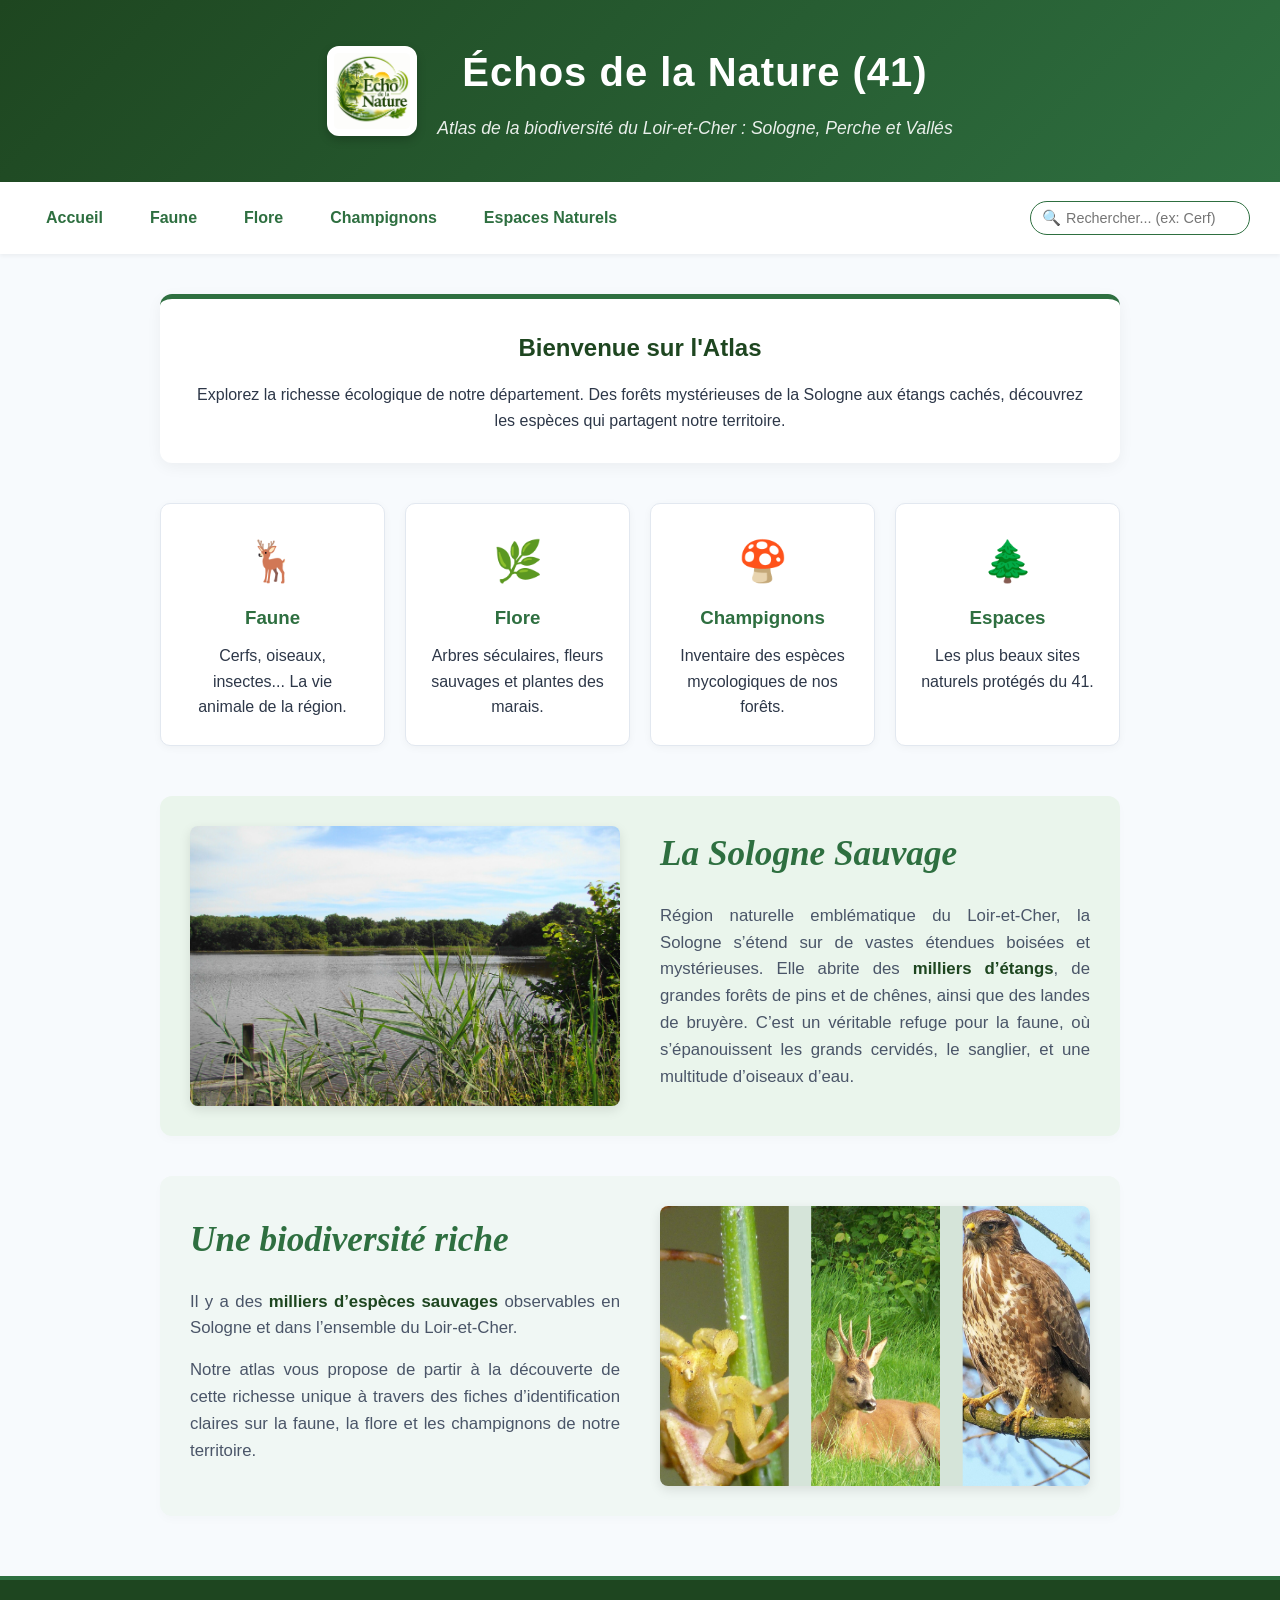
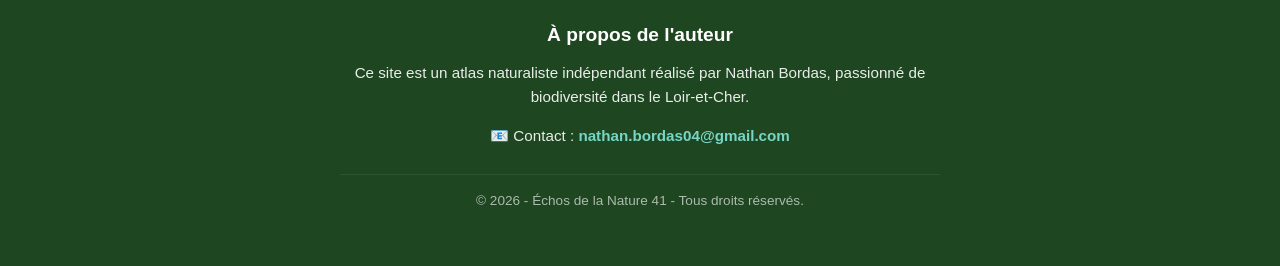
<file: index.html>
<!DOCTYPE html>
<html lang="fr">
<head>
    <meta charset="UTF-8">
    <meta name="viewport" content="width=device-width, initial-scale=1.0">
    <title>Échos de la Nature - Loir-et-Cher</title>
    <link rel="icon" type="image/png" href="images/logo.png">
    <link rel="stylesheet" href="style.css?v=4">
    <style>
        main { max-width: 1000px; margin: 40px auto; padding: 0 20px; }
        
        .welcome-card { background: white; padding: 30px; border-radius: 12px; box-shadow: 0 4px 15px rgba(0,0,0,0.05); text-align: center; border-top: 5px solid #2e6f40; margin-bottom: 40px; }
        .welcome-card h2 { color: #1e4620; margin-bottom: 15px; }
        
        .grid { display: grid; grid-template-columns: repeat(auto-fit, minmax(220px, 1fr)); gap: 20px; margin-bottom: 50px; }
        .card { background: white; padding: 25px; border-radius: 10px; box-shadow: 0 2px 8px rgba(0,0,0,0.04); text-align: center; border: 1px solid #e2e8f0; transition: transform 0.2s; cursor: pointer; }
        .card:hover { transform: translateY(-5px); }
        .card .icon { font-size: 2.5rem; margin-bottom: 10px; display: block; }
        .card h3 { color: #2e6f40; margin-bottom: 10px; }

        /* Sections de contenu */
        .info-section { display: flex; align-items: center; gap: 40px; background: #eaf5ec; padding: 30px; border-radius: 12px; margin-bottom: 40px; box-shadow: 0 4px 10px rgba(0,0,0,0.02); }
        .info-section.reverse { flex-direction: row-reverse; background: #f0f7f4; }
        .info-content { flex: 1; }
        .info-content h2 { font-family: 'Georgia', serif; font-size: 2.2rem; color: #2e6f40; margin-bottom: 20px; font-style: italic; }
        .info-content p { color: #4a5568; font-size: 1.05rem; margin-bottom: 15px; text-align: justify; }
        .info-content strong { color: #1e4620; }
        .info-image { flex: 1; min-width: 300px; height: 280px; border-radius: 8px; overflow: hidden; box-shadow: 0 4px 12px rgba(0,0,0,0.1); }
        .info-image img { width: 100%; height: 100%; object-fit: cover; }

        @media (max-width: 768px) {
            .info-section, .info-section.reverse { flex-direction: column; text-align: center; }
            .info-image { width: 100%; min-width: 100%; height: 200px; }
        }
        
        /* Nouveau pied de page stylisé */
        footer { background-color: #1e4620; color: #f7fafd; padding: 40px 20px; text-align: center; margin-top: 60px; font-size: 0.95rem; border-top: 4px solid #2e6f40; }
        footer h4 { color: #ffffff; font-size: 1.2rem; margin-bottom: 10px; font-weight: 600; }
        footer p { max-width: 600px; margin: 0 auto 15px auto; opacity: 0.9; }
        footer a { color: #81e6d9; text-decoration: none; font-weight: bold; transition: color 0.2s; }
        footer a:hover { color: #ffffff; text-decoration: underline; }
        footer .copyright { margin-top: 25px; padding-top: 15px; border-top: 1px solid rgba(255,255,255,0.1); font-size: 0.85rem; opacity: 0.7; }
    </style>
    <meta name="google-site-verification" content="uM_-0lFghH1rLzpzZpRRLNlTKTbtXMKYpi3dIvJr6ZA" />
</head>
<body>

     <header>
        <div class="header-content">
            <img src="images/logo.png" alt="Logo Échos de la Nature 41" class="site-logo">
            <div>
                <h1>Échos de la Nature (41)</h1>
                <p>Atlas de la biodiversité du Loir-et-Cher : Sologne, Perche et Vallés</p>
            </div>
        </div>
    </header>

    <nav>
        <a href="index.html">Accueil</a>
        <a href="faune.html">Faune</a>
        <a href="flore.html">Flore</a>
        <a href="champignons.html">Champignons</a>
        <a href="espaces-naturels.html">Espaces Naturels</a>

   <!-- Barre de recherche interactive -->
        <div style="position: relative; margin-left: auto; display: flex; align-items: center;">
            <input type="text" id="search-input" placeholder="Rechercher... (ex: Cerf)" autocomplete="off" style="padding: 8px 15px 8px 35px; border-radius: 20px; border: 1px solid #2e6f40; outline: none; width: 220px; font-size: 0.9rem; transition: all 0.3s;">
            <span style="position: absolute; left: 12px; color: #2e6f40; font-size: 0.95rem;">🔍</span>
            
            <!-- Liste des résultats instantanés -->
            <div id="search-results" style="display: none; position: absolute; top: 42px; right: 0; width: 280px; background: white; border: 1px solid #cbd5e0; border-radius: 10px; box-shadow: 0 4px 15px rgba(0,0,0,0.15); z-index: 2000; overflow: hidden; text-align: left;"></div>
        </div>
    </nav>

    <main>
        <div class="welcome-card">
            <h2>Bienvenue sur l'Atlas</h2>
            <p>Explorez la richesse écologique de notre département. Des forêts mystérieuses de la Sologne aux étangs cachés, découvrez les espèces qui partagent notre territoire.</p>
        </div>
        
        <div class="grid">
            <div class="card" onclick="window.location.href='faune.html';" style="cursor: pointer;">
                <span class="icon">🦌</span>
                <h3>Faune</h3>
                <p>Cerfs, oiseaux, insectes... La vie animale de la région.</p>
            </div>
            <div class="card" onclick="window.location.href='flore.html';" style="cursor: pointer;">
                <span class="icon">🌿</span>
                <h3>Flore</h3>
                <p>Arbres séculaires, fleurs sauvages et plantes des marais.</p>
            </div>
            <div class="card" onclick="window.location.href='champignons.html';" style="cursor: pointer;">
                <span class="icon">🍄</span>
                <h3>Champignons</h3>
                <p>Inventaire des espèces mycologiques de nos forêts.</p>
            </div>
            <div class="card" onclick="window.location.href='espaces-naturels.html';" style="cursor: pointer;">
                <span class="icon">🌲</span>
                <h3>Espaces</h3>
                <p>Les plus beaux sites naturels protégés du 41.</p>
            </div>
        </div>

        <!-- Section 1 : La Sologne Sauvage -->
        <section class="info-section">
            <div class="info-image">
                <img src="images/etang.jpg" alt="La Sologne Sauvage - Étang">
            </div>
            <div class="info-content">
                <h2>La Sologne Sauvage</h2>
                <p>Région naturelle emblématique du Loir-et-Cher, la Sologne s’étend sur de vastes étendues boisées et mystérieuses. Elle abrite des <strong>milliers d’étangs</strong>, de grandes forêts de pins et de chênes, ainsi que des landes de bruyère. C’est un véritable refuge pour la faune, où s’épanouissent les grands cervidés, le sanglier, et une multitude d’oiseaux d’eau.</p>
            </div>
        </section>

        <!-- Section 2 : Une biodiversité riche -->
        <section class="info-section reverse">
            <div class="info-image">
                <img src="images/image_2026-10-01_023006787.png" alt="Animaux en Sologne">
            </div>
            <div class="info-content">
                <h2>Une biodiversité riche</h2>
                <p>Il y a des <strong>milliers d’espèces sauvages</strong> observables en Sologne et dans l’ensemble du Loir-et-Cher.</p>
                <p>Notre atlas vous propose de partir à la découverte de cette richesse unique à travers des fiches d’identification claires sur la faune, la flore et les champignons de notre territoire.</p>
            </div>
        </section>

    </main>

    <footer>
        <h4>À propos de l'auteur</h4>
        <p>Ce site est un atlas naturaliste indépendant réalisé par Nathan Bordas, passionné de biodiversité dans le Loir-et-Cher.</p>
        <p>📧 Contact : <a href="mailto:nathan.bordas04@gmail.com">nathan.bordas04@gmail.com</a></p>
        <div class="copyright">
            <p>&copy; 2026 - Échos de la Nature 41 - Tous droits réservés.</p>
        </div>
    </footer>

     <!-- Moteur de recherche de l'Atlas -->
    <script>
        // Liste des pages et espèces de ton site (tu pourras en ajouter ici au fur et à mesure !)
        const atlasIndex = [
            { title: "Cerf élaphe (Cervus elaphus)", category: "🦌 Mammifères", url: "cerf-elaphe.html", keywords: "cerf biche faon brame sologne mammifere" },
            { title: "Faune du Loir-et-Cher", category: "Rubrique", url: "faune.html", keywords: "animaux faune mammiferes oiseaux insectes amphibiens reptiles poissons araignees" },
            { title: "Flore du Loir-et-Cher", category: "Rubrique", url: "flore.html", keywords: "plantes fleurs arbres bruyere fougeres mousses" },
            { title: "Champignons", category: "Rubrique", url: "champignons.html", keywords: "champignons cepes bolets amanites girolles russules" }
        ];

        const searchInput = document.getElementById('search-input');
        const searchResults = document.getElementById('search-results');

        searchInput.addEventListener('input', function() {
            const query = this.value.toLowerCase().trim();
            searchResults.innerHTML = '';

            if (query.length < 2) {
                searchResults.style.display = 'none';
                return;
            }

            const matches = atlasIndex.filter(item => 
                item.title.toLowerCase().includes(query) || 
                item.keywords.toLowerCase().includes(query)
            );

            if (matches.length > 0) {
                matches.forEach(item => {
                    const link = document.createElement('a');
                    link.href = item.url;
                    link.style.display = 'block';
                    link.style.padding = '12px 15px';
                    link.style.textDecoration = 'none';
                    link.style.color = '#2d3748';
                    link.style.borderBottom = '1px solid #edf2f7';
                    link.innerHTML = `<strong style="color: #1e4620; display: block;">${item.title}</strong><span style="font-size: 0.8rem; color: #718096;">${item.category}</span>`;
                    
                    link.onmouseover = () => link.style.backgroundColor = '#eaf5ec';
                    link.onmouseout = () => link.style.backgroundColor = 'white';
                    
                    searchResults.appendChild(link);
                });
                searchResults.style.display = 'block';
            } else {
                searchResults.innerHTML = '<div style="padding: 12px 15px; color: #718096; font-size: 0.9rem;">Aucune espèce trouvée... 🌿</div>';
                searchResults.style.display = 'block';
            }
        });

        // Fermer les résultats si on clique ailleurs sur la page
        document.addEventListener('click', function(e) {
            if (!searchInput.contains(e.target) && !searchResults.contains(e.target)) {
                searchResults.style.display = 'none';
            }
        });
    </script>
</body>
</html>
</file>
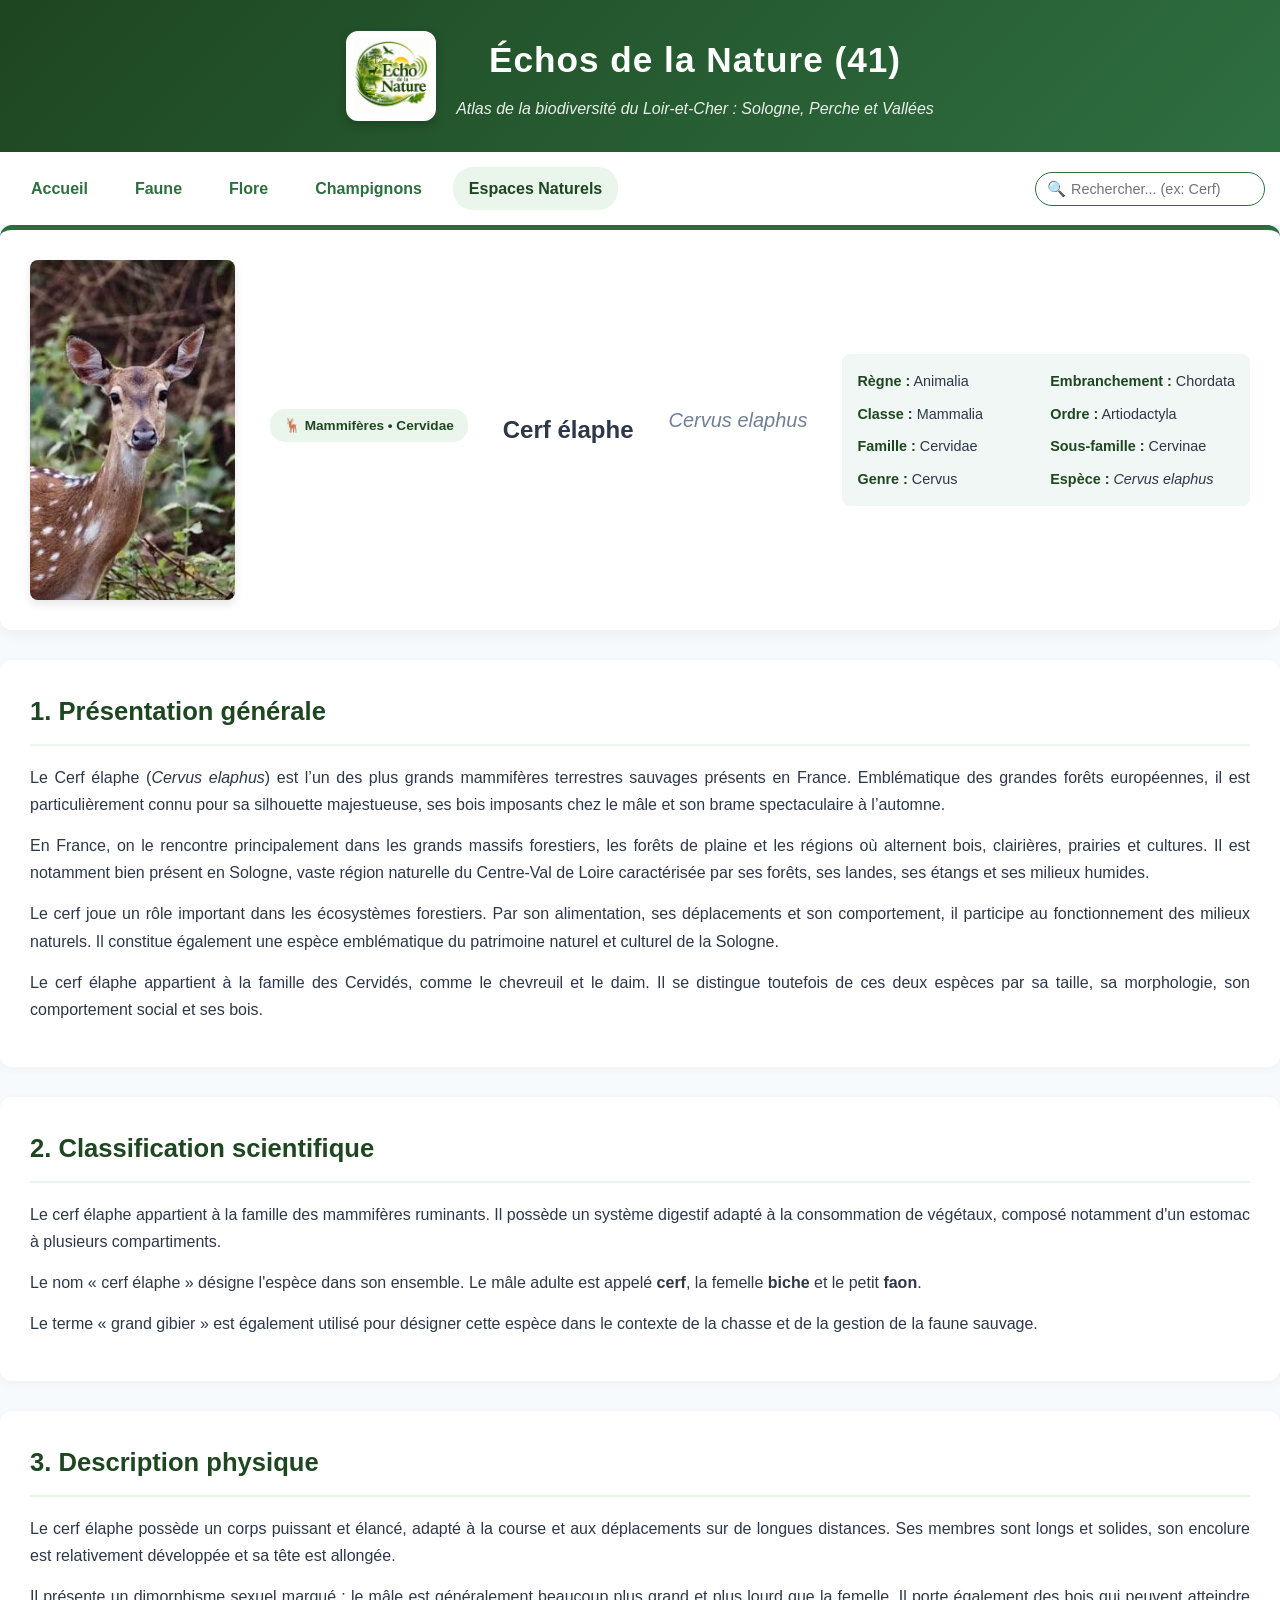
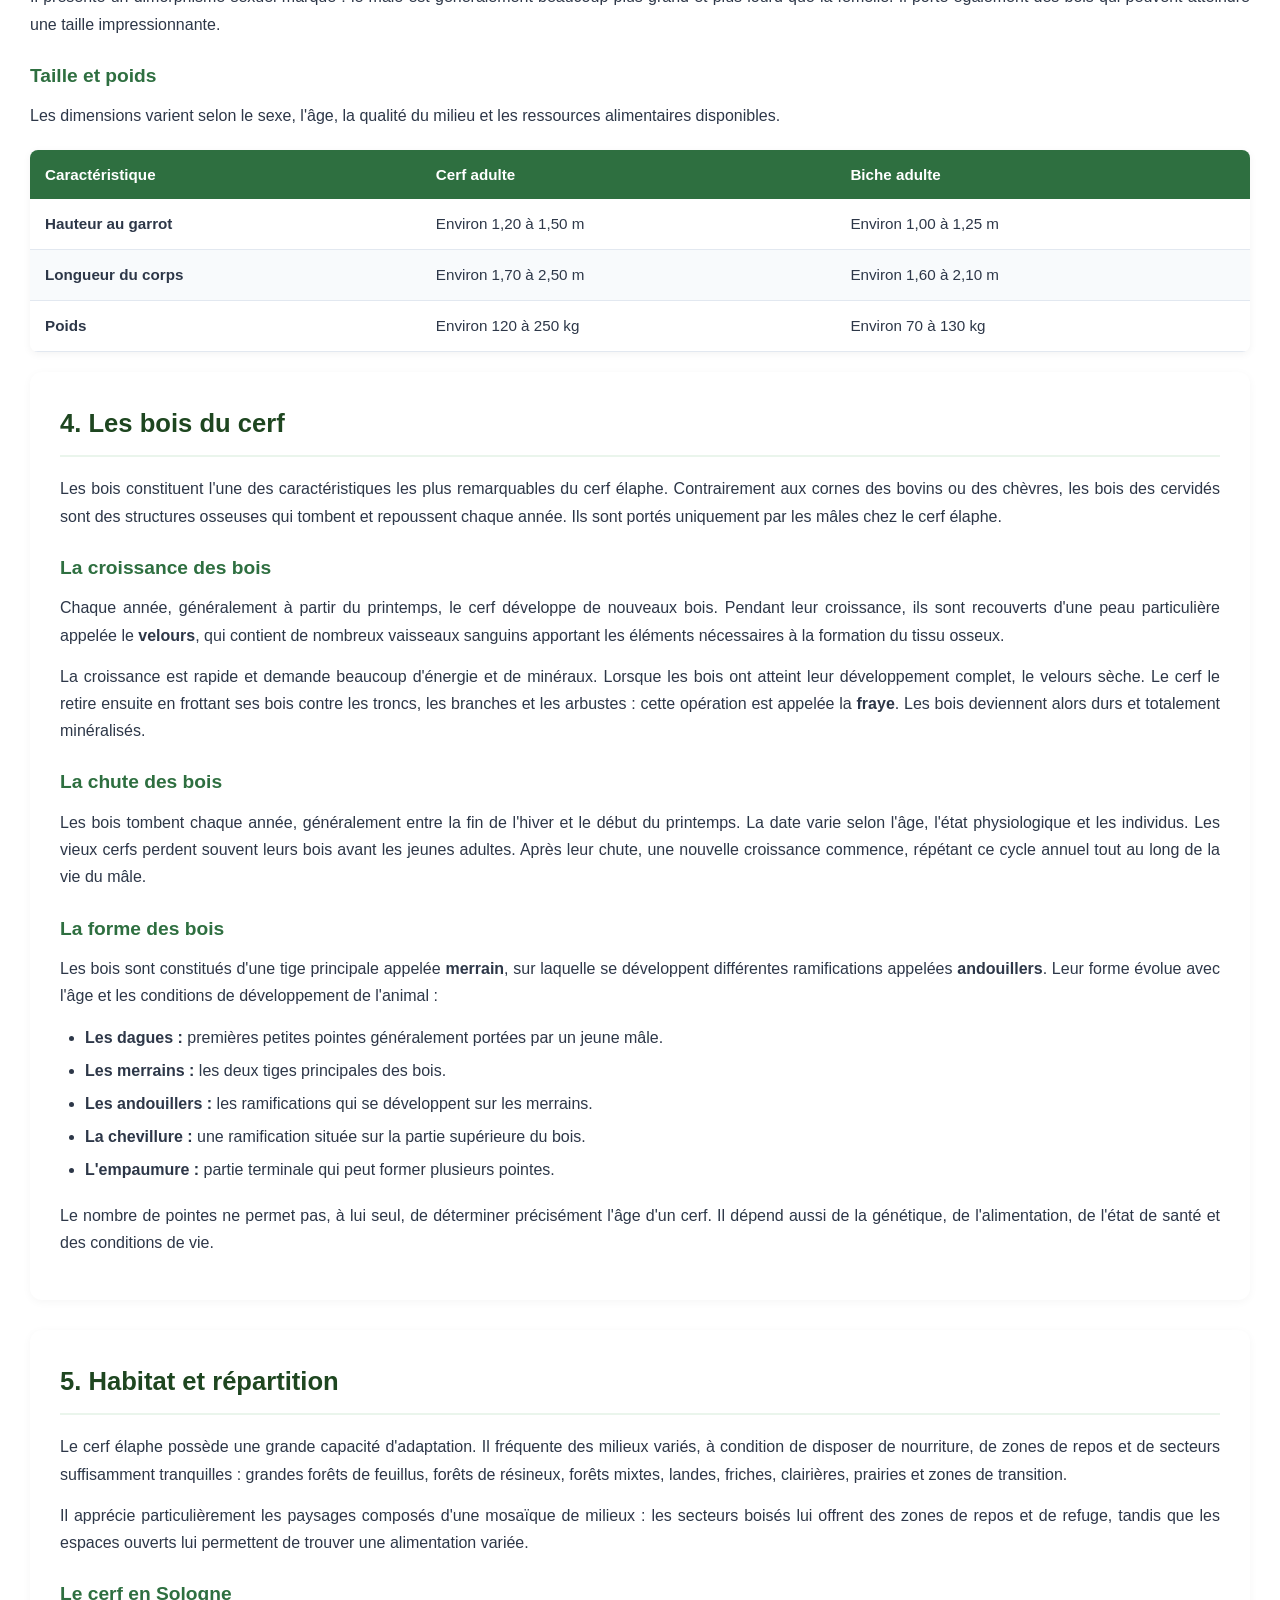
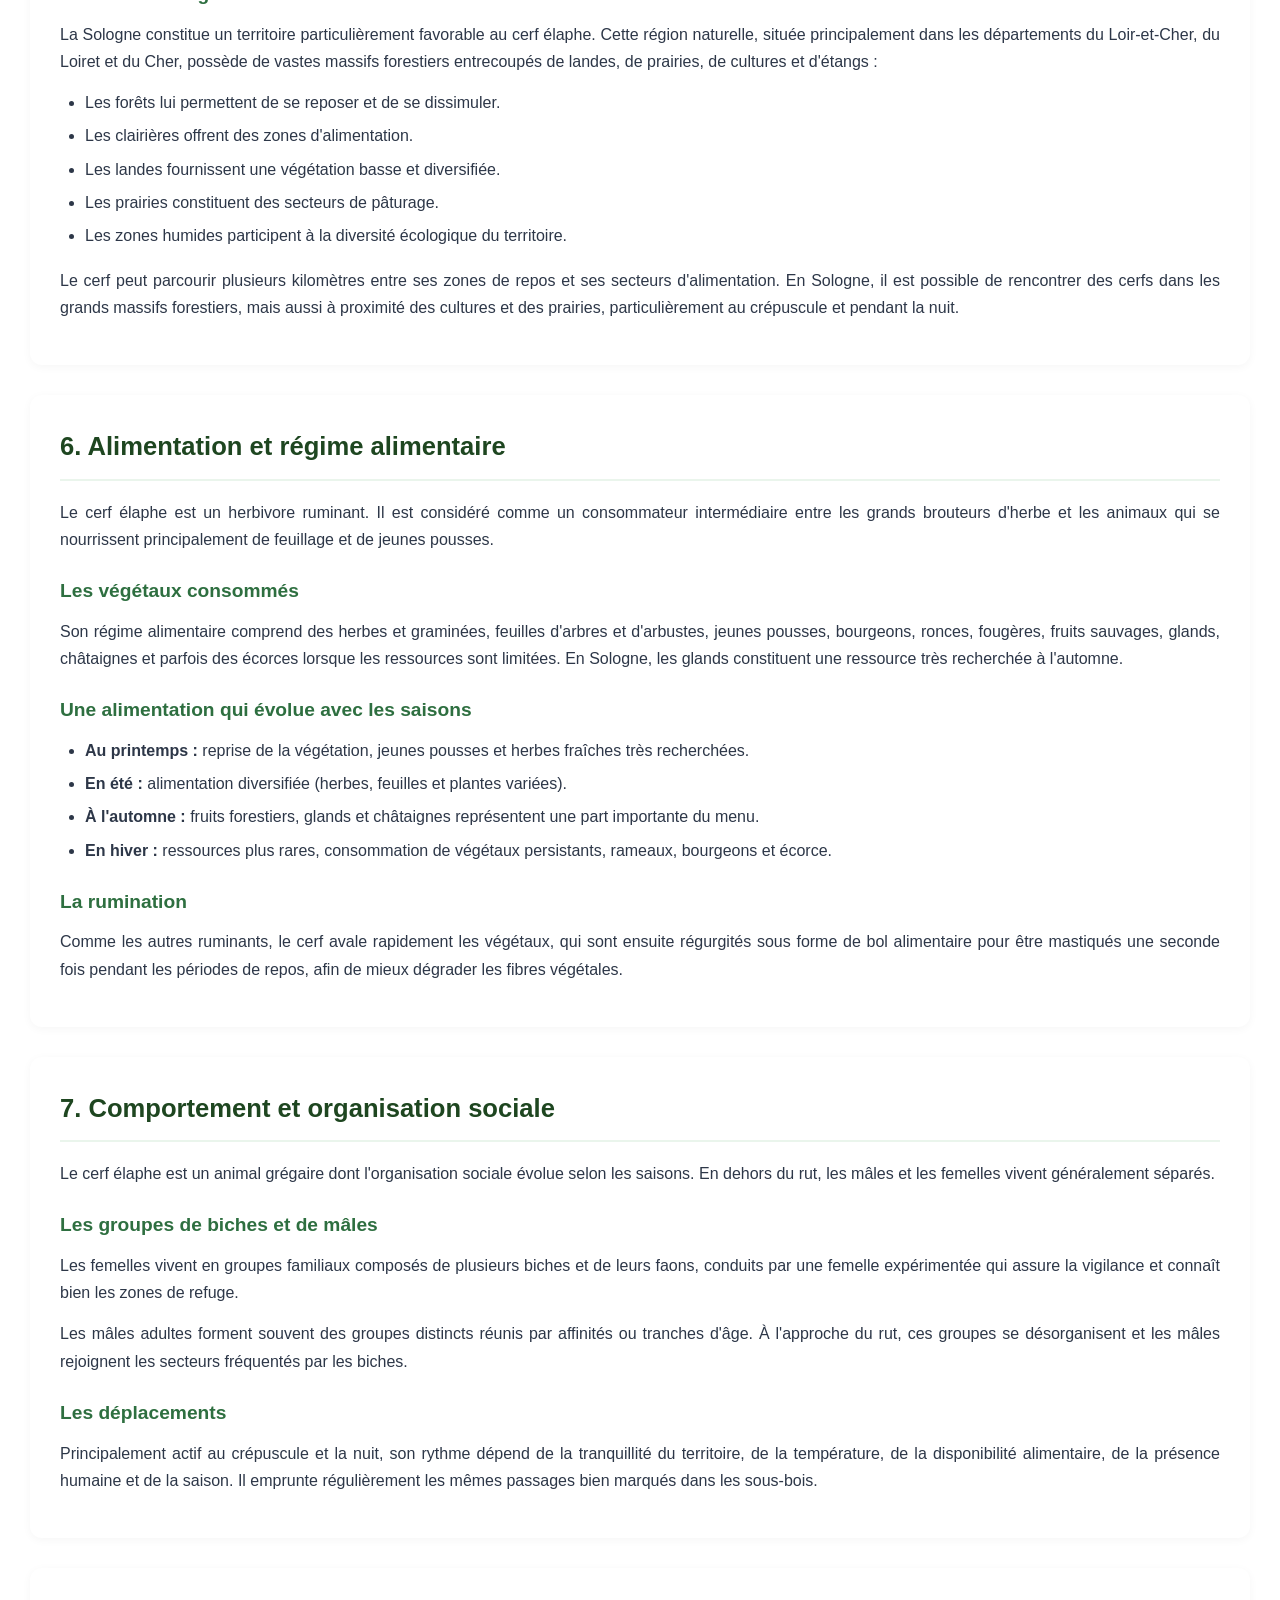
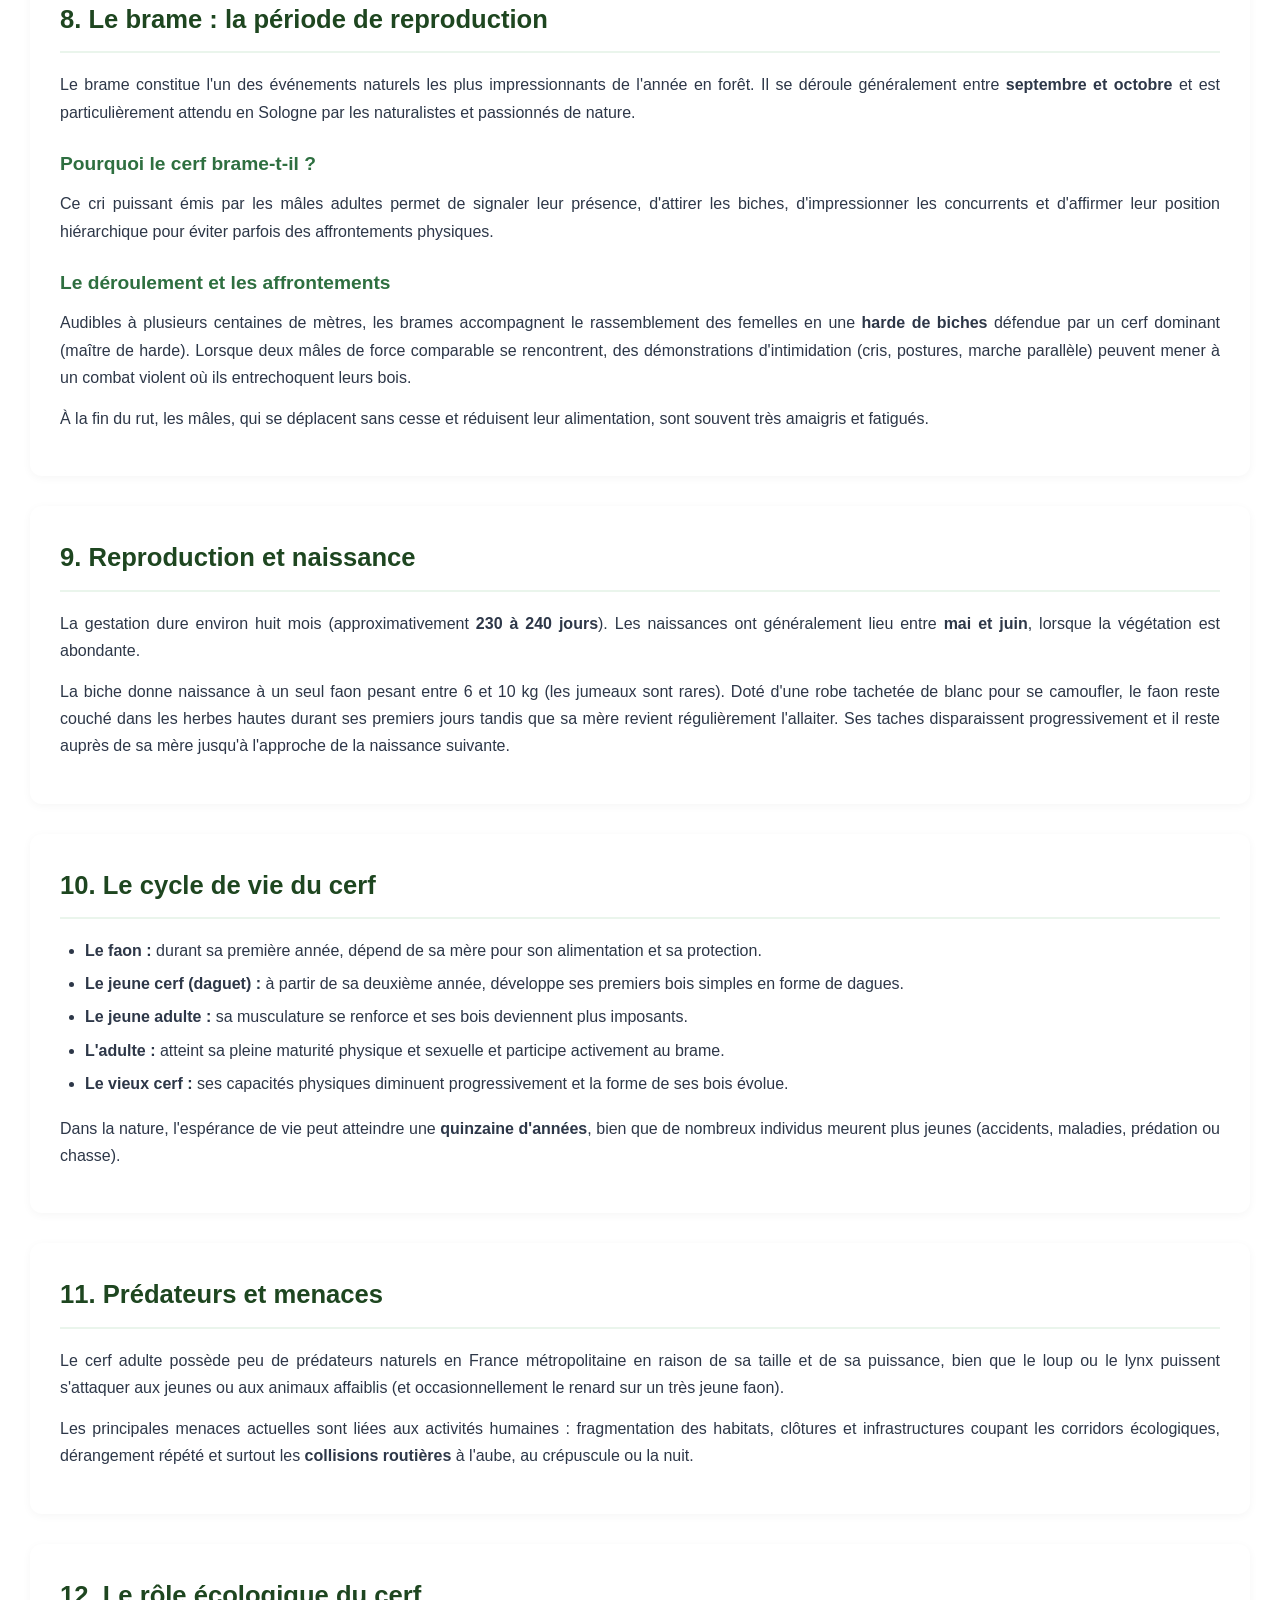
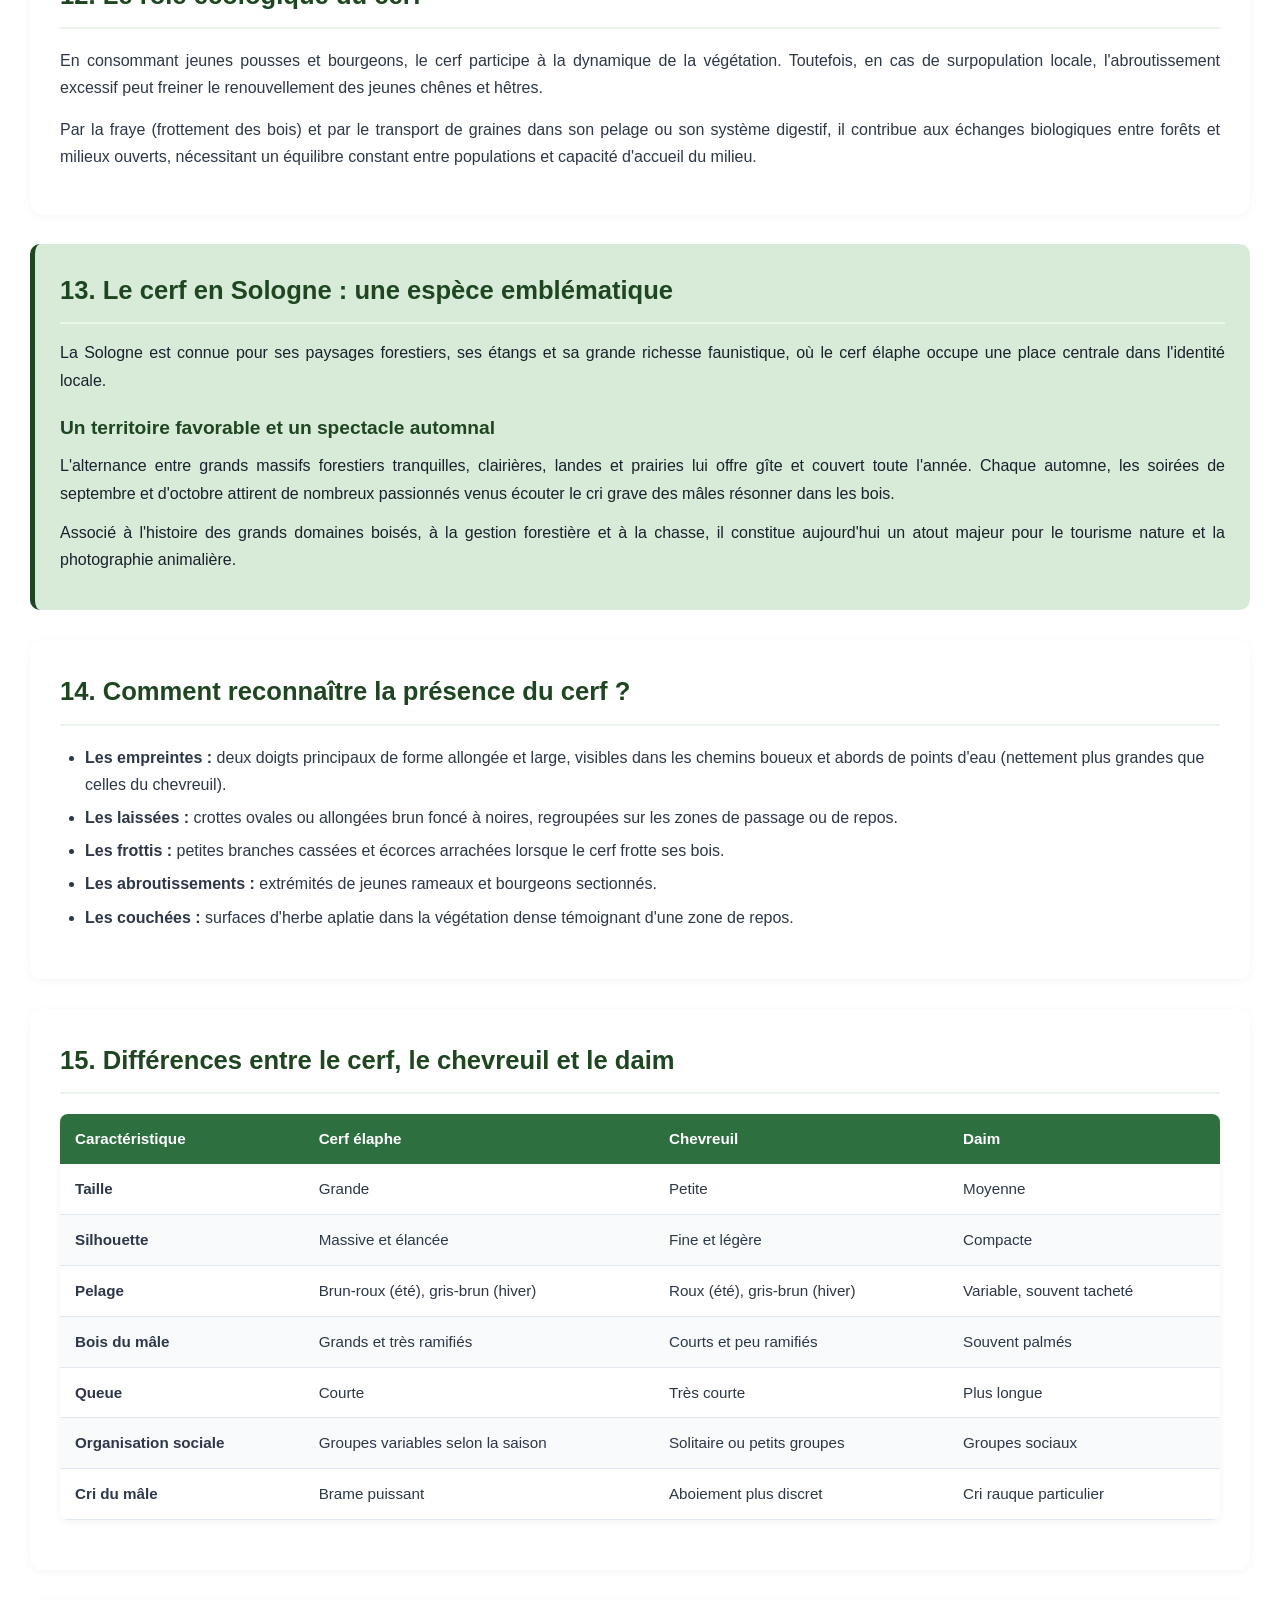
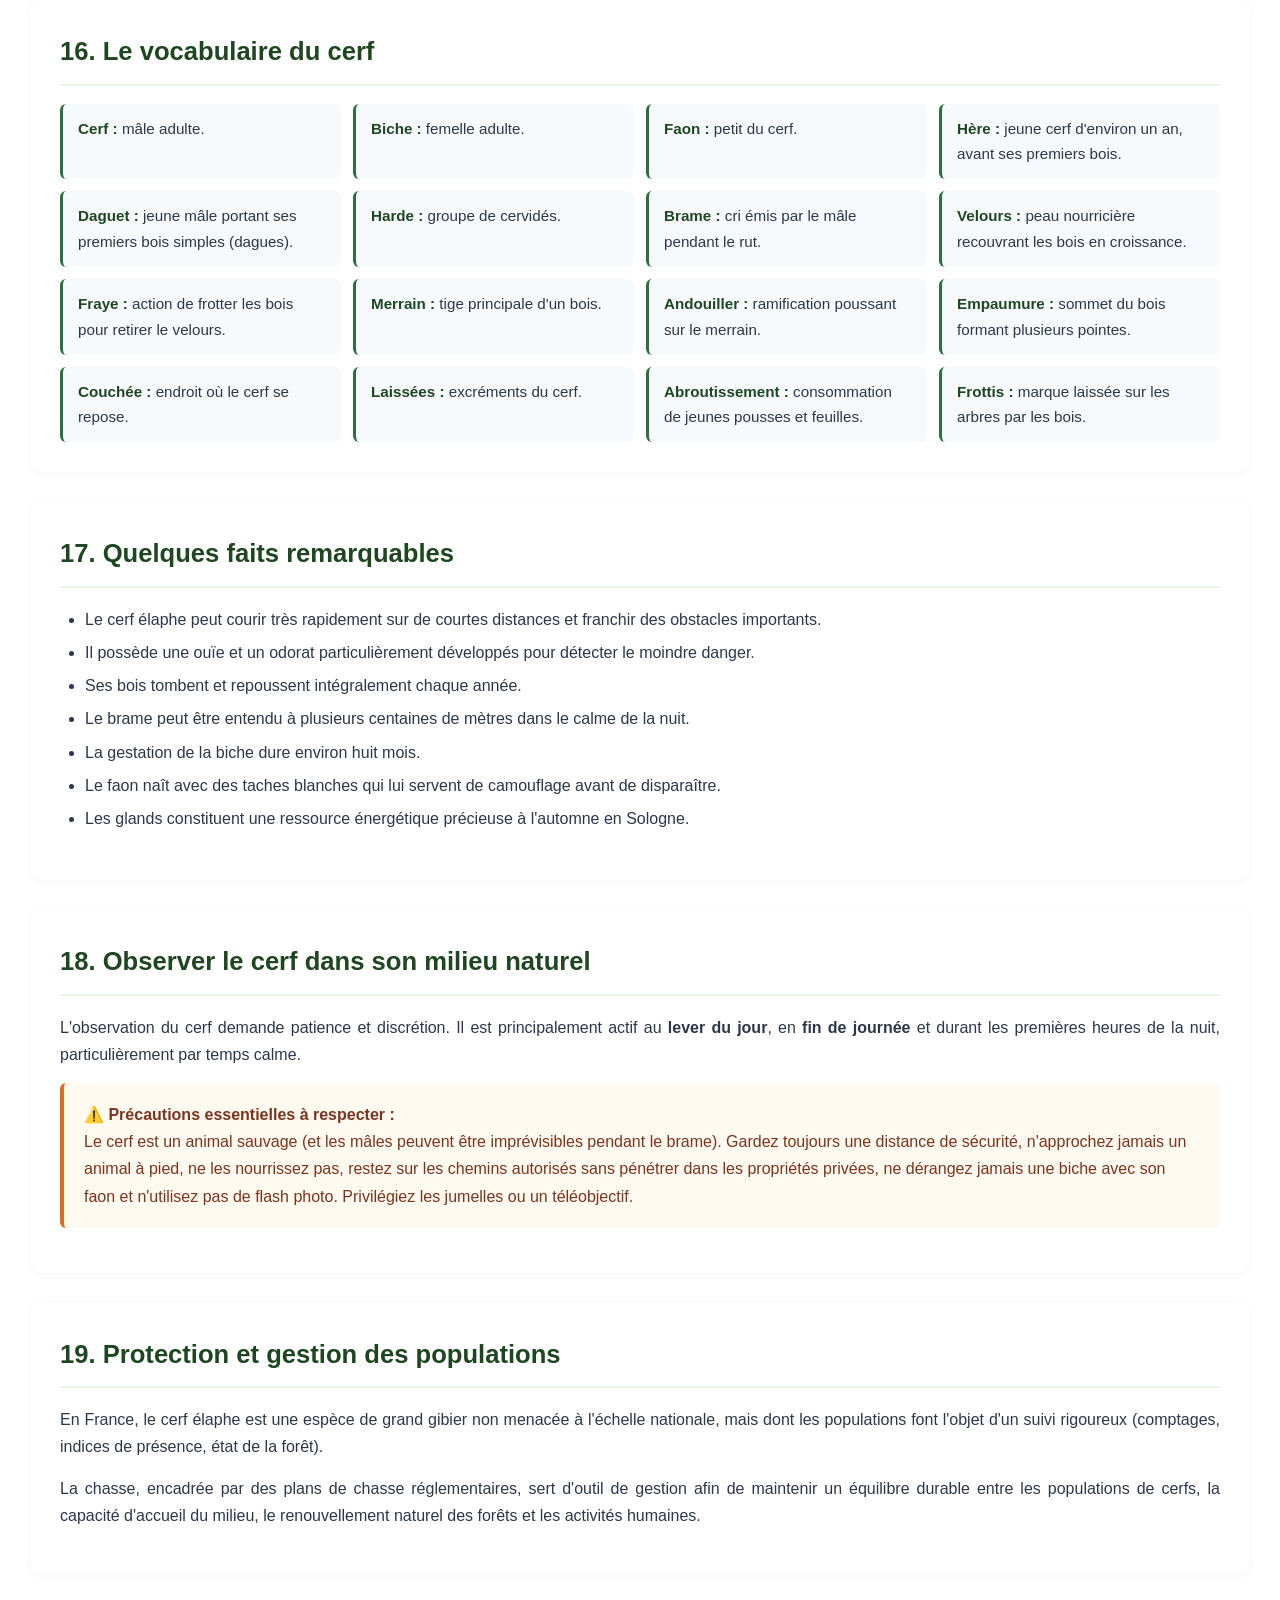
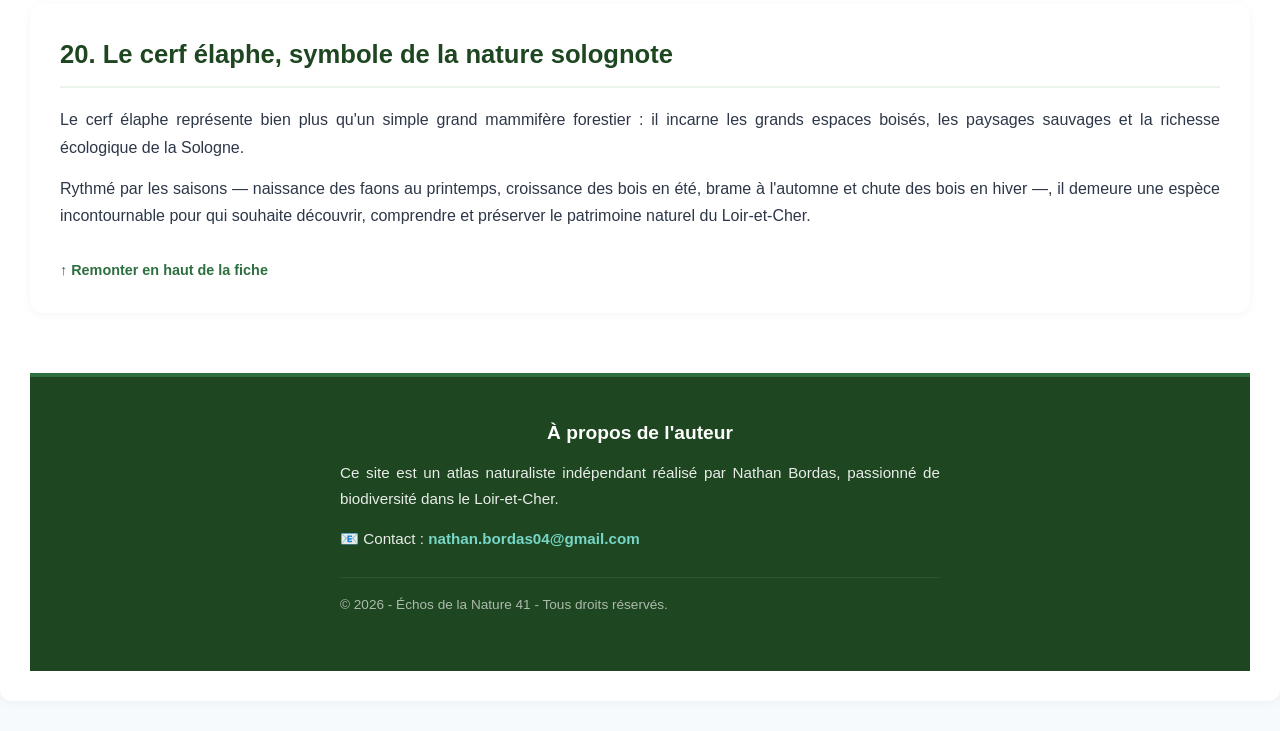
<file: cerf-elaphe.html>
<!DOCTYPE html>
<html lang="fr">
<head>
    <meta charset="UTF-8">
    <meta name="viewport" content="width=device-width, initial-scale=1.0">
    <title>Le Cerf élaphe (Cervus elaphus) - Échos de la Nature (41)</title>
    <link rel="icon" type="image/png" href="images/logo.png">
    <!-- Appel de ton fichier de style central ! -->
    <link rel="stylesheet" href="style.css">
    <style>
        * { box-sizing: border-box; margin: 0; padding: 0; }
        html { scroll-behavior: smooth; }
        body { font-family: 'Segoe UI', Tahoma, Geneva, Verdana, sans-serif; background-color: #f7fafd; color: #2d3748; line-height: 1.7; }
        
        header { background: linear-gradient(135deg, #1e4620, #2e6f40); color: white; padding: 30px 20px; text-align: center; box-shadow: 0 4px 6px rgba(0,0,0,0.1); }
        header h1 { font-size: 2.2rem; margin-bottom: 5px; font-weight: 700; letter-spacing: 1px; }
        header p { font-size: 1rem; opacity: 0.9; font-style: italic; }

        nav { background-color: #ffffff; display: flex; justify-content: center; gap: 15px; padding: 15px; box-shadow: 0 2px 4px rgba(0,0,0,0.05); position: sticky; top: 0; z-index: 1000; flex-wrap: wrap; }
        nav a { color: #2e6f40; text-decoration: none; font-weight: 600; padding: 8px 16px; border-radius: 20px; transition: all 0.3s ease; }
        nav a:hover, nav a.active { background-color: #eaf5ec; color: #1e4620; }

        main { max-width: 1050px; margin: 30px auto; padding: 0 20px; }

        .breadcrumb { margin-bottom: 20px; font-size: 0.95rem; }
        .breadcrumb a { color: #2e6f40; text-decoration: none; font-weight: 600; }
        .breadcrumb a:hover { text-decoration: underline; }

        /* Carte d'identité principale */
        .species-header { background: white; border-radius: 12px; padding: 30px; box-shadow: 0 4px 15px rgba(0,0,0,0.05); display: flex; gap: 35px; align-items: center; margin-bottom: 30px; border-top: 5px solid #2e6f40; }
        .species-photo { flex: 1; height: 340px; border-radius: 8px; overflow: hidden; box-shadow: 0 4px 10px rgba(0,0,0,0.1); }
        .species-photo img { width: 100%; height: 100%; object-fit: cover; }
        
        .species-identity { flex: 1.2; }
        .species-badge { display: inline-block; background-color: #eaf5ec; color: #1e4620; padding: 5px 14px; border-radius: 15px; font-size: 0.85rem; font-weight: bold; margin-bottom: 10px; }
        .species-identity h2 { font-size: 2.5rem; color: #1e4620; margin-bottom: 5px; }
        .scientific-name { font-size: 1.25rem; font-style: italic; color: #718096; margin-bottom: 20px; }

        .taxo-grid { display: grid; grid-template-columns: repeat(2, 1fr); gap: 8px; background: #f0f7f4; padding: 15px; border-radius: 8px; font-size: 0.9rem; }
        .taxo-grid div strong { color: #1e4620; }

        /* Sommaire interactif */
        .toc-box { background: #ffffff; border: 1px solid #cbd5e0; border-left: 5px solid #2e6f40; border-radius: 8px; padding: 20px 25px; margin-bottom: 35px; box-shadow: 0 2px 6px rgba(0,0,0,0.03); }
        .toc-box h3 { color: #1e4620; margin-bottom: 12px; font-size: 1.2rem; }
        .toc-list { display: grid; grid-template-columns: repeat(auto-fit, minmax(280px, 1fr)); gap: 8px 20px; list-style: none; }
        .toc-list a { color: #2b6cb0; text-decoration: none; font-size: 0.95rem; transition: color 0.2s; }
        .toc-list a:hover { color: #1e4620; text-decoration: underline; }

        /* Sections des chapitres */
        .chapter-card { background: white; padding: 30px; border-radius: 12px; box-shadow: 0 2px 10px rgba(0,0,0,0.04); margin-bottom: 30px; scroll-margin-top: 80px; }
        .chapter-card h2 { color: #1e4620; font-size: 1.6rem; margin-bottom: 18px; border-bottom: 2px solid #eaf5ec; padding-bottom: 10px; }
        .chapter-card h3 { color: #2e6f40; font-size: 1.2rem; margin: 22px 0 10px 0; }
        .chapter-card p { margin-bottom: 14px; text-align: justify; color: #2d3748; }
        .chapter-card ul { margin: 10px 0 18px 25px; color: #2d3748; }
        .chapter-card li { margin-bottom: 6px; }

        /* Tableaux comparatifs */
        .data-table { width: 100%; border-collapse: collapse; margin: 20px 0; font-size: 0.95rem; box-shadow: 0 2px 8px rgba(0,0,0,0.05); border-radius: 8px; overflow: hidden; }
        .data-table th { background-color: #2e6f40; color: white; text-align: left; padding: 12px 15px; }
        .data-table td { padding: 12px 15px; border-bottom: 1px solid #e2e8f0; }
        .data-table tr:nth-child(even) { background-color: #f8fafc; }

        /* Encadrés spéciaux */
        .highlight-sologne { background-color: #d8ebd9; border-left: 5px solid #1e4620; padding: 25px; border-radius: 10px; margin-bottom: 30px; scroll-margin-top: 80px; }
        .highlight-sologne h2 { color: #1e4620; margin-bottom: 15px; font-size: 1.6rem; }
        .highlight-sologne h3 { color: #1e4620; margin: 18px 0 8px 0; font-size: 1.2rem; }
        .highlight-sologne p { color: #1a202c; margin-bottom: 12px; text-align: justify; }

        .warning-box { background-color: #fffaf0; border-left: 4px solid #dd6b20; padding: 18px 20px; border-radius: 6px; margin: 15px 0; color: #7b341e; }

        /* Glossaire en colonnes */
        .glossary-grid { display: grid; grid-template-columns: repeat(auto-fit, minmax(280px, 1fr)); gap: 12px; margin-top: 15px; }
        .glossary-item { background: #f7fafc; padding: 12px 15px; border-radius: 6px; border-left: 3px solid #2e6f40; font-size: 0.95rem; }
        .glossary-item strong { color: #1e4620; }

        /* Bouton retour en haut */
        .back-to-top { display: inline-block; margin-top: 15px; color: #2e6f40; font-weight: bold; text-decoration: none; font-size: 0.9rem; }
        .back-to-top:hover { text-decoration: underline; }

        @media (max-width: 768px) {
            .species-header { flex-direction: column; }
            .species-photo { width: 100%; height: 240px; }
            .taxo-grid { grid-template-columns: 1fr; }
            .data-table { display: block; overflow-x: auto; }
        }

        footer { background-color: #1e4620; color: #f7fafd; padding: 40px 20px; text-align: center; margin-top: 60px; font-size: 0.95rem; border-top: 4px solid #2e6f40; }
        footer h4 { color: #ffffff; font-size: 1.2rem; margin-bottom: 10px; font-weight: 600; }
        footer p { max-width: 600px; margin: 0 auto 15px auto; opacity: 0.9; }
        footer a { color: #81e6d9; text-decoration: none; font-weight: bold; }
        footer a:hover { color: #ffffff; text-decoration: underline; }
        footer .copyright { margin-top: 25px; padding-top: 15px; border-top: 1px solid rgba(255,255,255,0.1); font-size: 0.85rem; opacity: 0.7; }
    </style>
</head>
<body id="top">

     <header>
        <div class="header-content">
            <img src="images/logo.png" alt="Logo Échos de la Nature 41" class="site-logo">
            <div>
                <h1>Échos de la Nature (41)</h1>
                <p>Atlas de la biodiversité du Loir-et-Cher : Sologne, Perche et Vallées</p>
            </div>
        </div>
    </header>

    <nav>
        <div class="nav-links">
            <a href="index.html">Accueil</a>
            <a href="faune.html">Faune</a>
            <a href="flore.html">Flore</a>
            <a href="champignons.html">Champignons</a>
            <a href="espaces-naturels.html" class="active">Espaces Naturels</a>
        </div>
        
        <!-- Barre de recherche connectée automatiquement à script.js ! -->
        <div class="search-container">
            <span class="search-icon">🔍</span>
            <input type="text" id="search-input" placeholder="Rechercher... (ex: Cerf)" autocomplete="off">
            <div id="search-results"></div>
        </div>
    </nav>


        <!-- Fiche d'identité principale -->
        <section class="species-header">
            <div class="species-photo">
                <img src="images/cerf-elaphe.jpg" alt="Cerf élaphe (Cervus elaphus)">
            </div>
            
                <span class="species-badge">🦌 Mammifères • Cervidae</span>
                <h2>Cerf élaphe</h2>
                <p class="scientific-name">Cervus elaphus</p>
                
                <div class="taxo-grid">
                    <div><strong>Règne :</strong> Animalia</div>
                    <div><strong>Embranchement :</strong> Chordata</div>
                    <div><strong>Classe :</strong> Mammalia</div>
                    <div><strong>Ordre :</strong> Artiodactyla</div>
                    <div><strong>Famille :</strong> Cervidae</div>
                    <div><strong>Sous-famille :</strong> Cervinae</div>
                    <div><strong>Genre :</strong> Cervus</div>
                    <div><strong>Espèce :</strong> <em>Cervus elaphus</em></div>
                </div>
            </div>
        </section>

    <section class="chapter-card">
            <h2>1. Présentation générale</h2>
            <p>Le Cerf élaphe (<em>Cervus elaphus</em>) est l’un des plus grands mammifères terrestres sauvages présents en France. Emblématique des grandes forêts européennes, il est particulièrement connu pour sa silhouette majestueuse, ses bois imposants chez le mâle et son brame spectaculaire à l’automne.</p>
            <p>En France, on le rencontre principalement dans les grands massifs forestiers, les forêts de plaine et les régions où alternent bois, clairières, prairies et cultures. Il est notamment bien présent en Sologne, vaste région naturelle du Centre-Val de Loire caractérisée par ses forêts, ses landes, ses étangs et ses milieux humides.</p>
            <p>Le cerf joue un rôle important dans les écosystèmes forestiers. Par son alimentation, ses déplacements et son comportement, il participe au fonctionnement des milieux naturels. Il constitue également une espèce emblématique du patrimoine naturel et culturel de la Sologne.</p>
            <p>Le cerf élaphe appartient à la famille des Cervidés, comme le chevreuil et le daim. Il se distingue toutefois de ces deux espèces par sa taille, sa morphologie, son comportement social et ses bois.</p>
        </section>

        <section class="chapter-card">
            <h2>2. Classification scientifique</h2>
            <p>Le cerf élaphe appartient à la famille des mammifères ruminants. Il possède un système digestif adapté à la consommation de végétaux, composé notamment d'un estomac à plusieurs compartiments.</p>
            <p>Le nom « cerf élaphe » désigne l'espèce dans son ensemble. Le mâle adulte est appelé <strong>cerf</strong>, la femelle <strong>biche</strong> et le petit <strong>faon</strong>.</p>
            <p>Le terme « grand gibier » est également utilisé pour désigner cette espèce dans le contexte de la chasse et de la gestion de la faune sauvage.</p>
        </section>

        <section class="chapter-card">
            <h2>3. Description physique</h2>
            <p>Le cerf élaphe possède un corps puissant et élancé, adapté à la course et aux déplacements sur de longues distances. Ses membres sont longs et solides, son encolure est relativement développée et sa tête est allongée.</p>
            <p>Il présente un dimorphisme sexuel marqué : le mâle est généralement beaucoup plus grand et plus lourd que la femelle. Il porte également des bois qui peuvent atteindre une taille impressionnante.</p>
            
            <h3>Taille et poids</h3>
            <p>Les dimensions varient selon le sexe, l'âge, la qualité du milieu et les ressources alimentaires disponibles.</p>
            <table class="data-table">
                <thead>
                    <tr>
                        <th>Caractéristique</th>
                        <th>Cerf adulte</th>
                        <th>Biche adulte</th>
                    </tr>
                </thead>
                <tbody>
                    <tr>
                        <td><strong>Hauteur au garrot</strong></td>
                        <td>Environ 1,20 à 1,50 m</td>
                        <td>Environ 1,00 à 1,25 m</td>
                    </tr>
                    <tr>
                        <td><strong>Longueur du corps</strong></td>
                        <td>Environ 1,70 à 2,50 m</td>
                        <td>Environ 1,60 à 2,10 m</td>
                    </tr>
                    <tr>
                        <td><strong>Poids</strong></td>
                        <td>Environ 120 à 250 kg</td>
                        <td>Environ 70 à 130 kg</td>
                    </tr>
                </tbody>
            </table>
        <section class="chapter-card">
            <h2>4. Les bois du cerf</h2>
            <p>Les bois constituent l'une des caractéristiques les plus remarquables du cerf élaphe. Contrairement aux cornes des bovins ou des chèvres, les bois des cervidés sont des structures osseuses qui tombent et repoussent chaque année. Ils sont portés uniquement par les mâles chez le cerf élaphe.</p>

            <h3>La croissance des bois</h3>
            <p>Chaque année, généralement à partir du printemps, le cerf développe de nouveaux bois. Pendant leur croissance, ils sont recouverts d'une peau particulière appelée le <strong>velours</strong>, qui contient de nombreux vaisseaux sanguins apportant les éléments nécessaires à la formation du tissu osseux.</p>
            <p>La croissance est rapide et demande beaucoup d'énergie et de minéraux. Lorsque les bois ont atteint leur développement complet, le velours sèche. Le cerf le retire ensuite en frottant ses bois contre les troncs, les branches et les arbustes : cette opération est appelée la <strong>fraye</strong>. Les bois deviennent alors durs et totalement minéralisés.</p>

            <h3>La chute des bois</h3>
            <p>Les bois tombent chaque année, généralement entre la fin de l'hiver et le début du printemps. La date varie selon l'âge, l'état physiologique et les individus. Les vieux cerfs perdent souvent leurs bois avant les jeunes adultes. Après leur chute, une nouvelle croissance commence, répétant ce cycle annuel tout au long de la vie du mâle.</p>

            <h3>La forme des bois</h3>
            <p>Les bois sont constitués d'une tige principale appelée <strong>merrain</strong>, sur laquelle se développent différentes ramifications appelées <strong>andouillers</strong>. Leur forme évolue avec l'âge et les conditions de développement de l'animal :</p>
            <ul>
                <li><strong>Les dagues :</strong> premières petites pointes généralement portées par un jeune mâle.</li>
                <li><strong>Les merrains :</strong> les deux tiges principales des bois.</li>
                <li><strong>Les andouillers :</strong> les ramifications qui se développent sur les merrains.</li>
                <li><strong>La chevillure :</strong> une ramification située sur la partie supérieure du bois.</li>
                <li><strong>L'empaumure :</strong> partie terminale qui peut former plusieurs pointes.</li>
            </ul>
            <p>Le nombre de pointes ne permet pas, à lui seul, de déterminer précisément l'âge d'un cerf. Il dépend aussi de la génétique, de l'alimentation, de l'état de santé et des conditions de vie.</p>
        </section>

        <section class="chapter-card">
            <h2>5. Habitat et répartition</h2>
            <p>Le cerf élaphe possède une grande capacité d'adaptation. Il fréquente des milieux variés, à condition de disposer de nourriture, de zones de repos et de secteurs suffisamment tranquilles : grandes forêts de feuillus, forêts de résineux, forêts mixtes, landes, friches, clairières, prairies et zones de transition.</p>
            <p>Il apprécie particulièrement les paysages composés d'une mosaïque de milieux : les secteurs boisés lui offrent des zones de repos et de refuge, tandis que les espaces ouverts lui permettent de trouver une alimentation variée.</p>

            <h3>Le cerf en Sologne</h3>
            <p>La Sologne constitue un territoire particulièrement favorable au cerf élaphe. Cette région naturelle, située principalement dans les départements du Loir-et-Cher, du Loiret et du Cher, possède de vastes massifs forestiers entrecoupés de landes, de prairies, de cultures et d'étangs :</p>
            <ul>
                <li>Les forêts lui permettent de se reposer et de se dissimuler.</li>
                <li>Les clairières offrent des zones d'alimentation.</li>
                <li>Les landes fournissent une végétation basse et diversifiée.</li>
                <li>Les prairies constituent des secteurs de pâturage.</li>
                <li>Les zones humides participent à la diversité écologique du territoire.</li>
            </ul>
            <p>Le cerf peut parcourir plusieurs kilomètres entre ses zones de repos et ses secteurs d'alimentation. En Sologne, il est possible de rencontrer des cerfs dans les grands massifs forestiers, mais aussi à proximité des cultures et des prairies, particulièrement au crépuscule et pendant la nuit.</p>
        </section>

        <section class="chapter-card">
            <h2>6. Alimentation et régime alimentaire</h2>
            <p>Le cerf élaphe est un herbivore ruminant. Il est considéré comme un consommateur intermédiaire entre les grands brouteurs d'herbe et les animaux qui se nourrissent principalement de feuillage et de jeunes pousses.</p>

            <h3>Les végétaux consommés</h3>
            <p>Son régime alimentaire comprend des herbes et graminées, feuilles d'arbres et d'arbustes, jeunes pousses, bourgeons, ronces, fougères, fruits sauvages, glands, châtaignes et parfois des écorces lorsque les ressources sont limitées. En Sologne, les glands constituent une ressource très recherchée à l'automne.</p>

            <h3>Une alimentation qui évolue avec les saisons</h3>
            <ul>
                <li><strong>Au printemps :</strong> reprise de la végétation, jeunes pousses et herbes fraîches très recherchées.</li>
                <li><strong>En été :</strong> alimentation diversifiée (herbes, feuilles et plantes variées).</li>
                <li><strong>À l'automne :</strong> fruits forestiers, glands et châtaignes représentent une part importante du menu.</li>
                <li><strong>En hiver :</strong> ressources plus rares, consommation de végétaux persistants, rameaux, bourgeons et écorce.</li>
            </ul>

            <h3>La rumination</h3>
            <p>Comme les autres ruminants, le cerf avale rapidement les végétaux, qui sont ensuite régurgités sous forme de bol alimentaire pour être mastiqués une seconde fois pendant les périodes de repos, afin de mieux dégrader les fibres végétales.</p>
        </section>

        <section class="chapter-card">
            <h2>7. Comportement et organisation sociale</h2>
            <p>Le cerf élaphe est un animal grégaire dont l'organisation sociale évolue selon les saisons. En dehors du rut, les mâles et les femelles vivent généralement séparés.</p>
            <h3>Les groupes de biches et de mâles</h3>
            <p>Les femelles vivent en groupes familiaux composés de plusieurs biches et de leurs faons, conduits par une femelle expérimentée qui assure la vigilance et connaît bien les zones de refuge.</p>
            <p>Les mâles adultes forment souvent des groupes distincts réunis par affinités ou tranches d'âge. À l'approche du rut, ces groupes se désorganisent et les mâles rejoignent les secteurs fréquentés par les biches.</p>
            <h3>Les déplacements</h3>
            <p>Principalement actif au crépuscule et la nuit, son rythme dépend de la tranquillité du territoire, de la température, de la disponibilité alimentaire, de la présence humaine et de la saison. Il emprunte régulièrement les mêmes passages bien marqués dans les sous-bois.</p>
        </section>

        <section class="chapter-card">
            <h2>8. Le brame : la période de reproduction</h2>
            <p>Le brame constitue l'un des événements naturels les plus impressionnants de l'année en forêt. Il se déroule généralement entre <strong>septembre et octobre</strong> et est particulièrement attendu en Sologne par les naturalistes et passionnés de nature.</p>
            <h3>Pourquoi le cerf brame-t-il ?</h3>
            <p>Ce cri puissant émis par les mâles adultes permet de signaler leur présence, d'attirer les biches, d'impressionner les concurrents et d'affirmer leur position hiérarchique pour éviter parfois des affrontements physiques.</p>
            <h3>Le déroulement et les affrontements</h3>
            <p>Audibles à plusieurs centaines de mètres, les brames accompagnent le rassemblement des femelles en une <strong>harde de biches</strong> défendue par un cerf dominant (maître de harde). Lorsque deux mâles de force comparable se rencontrent, des démonstrations d'intimidation (cris, postures, marche parallèle) peuvent mener à un combat violent où ils entrechoquent leurs bois.</p>
            <p>À la fin du rut, les mâles, qui se déplacent sans cesse et réduisent leur alimentation, sont souvent très amaigris et fatigués.</p>
        </section>

            <section class="chapter-card">
            <h2>9. Reproduction et naissance</h2>
            <p>La gestation dure environ huit mois (approximativement <strong>230 à 240 jours</strong>). Les naissances ont généralement lieu entre <strong>mai et juin</strong>, lorsque la végétation est abondante.</p>
            <p>La biche donne naissance à un seul faon pesant entre 6 et 10 kg (les jumeaux sont rares). Doté d'une robe tachetée de blanc pour se camoufler, le faon reste couché dans les herbes hautes durant ses premiers jours tandis que sa mère revient régulièrement l'allaiter. Ses taches disparaissent progressivement et il reste auprès de sa mère jusqu'à l'approche de la naissance suivante.</p>
        </section>

        <section class="chapter-card">
            <h2>10. Le cycle de vie du cerf</h2>
            <ul>
                <li><strong>Le faon :</strong> durant sa première année, dépend de sa mère pour son alimentation et sa protection.</li>
                <li><strong>Le jeune cerf (daguet) :</strong> à partir de sa deuxième année, développe ses premiers bois simples en forme de dagues.</li>
                <li><strong>Le jeune adulte :</strong> sa musculature se renforce et ses bois deviennent plus imposants.</li>
                <li><strong>L'adulte :</strong> atteint sa pleine maturité physique et sexuelle et participe activement au brame.</li>
                <li><strong>Le vieux cerf :</strong> ses capacités physiques diminuent progressivement et la forme de ses bois évolue.</li>
            </ul>
            <p>Dans la nature, l'espérance de vie peut atteindre une <strong>quinzaine d'années</strong>, bien que de nombreux individus meurent plus jeunes (accidents, maladies, prédation ou chasse).</p>
        </section>

        <section class="chapter-card">
            <h2>11. Prédateurs et menaces</h2>
            <p>Le cerf adulte possède peu de prédateurs naturels en France métropolitaine en raison de sa taille et de sa puissance, bien que le loup ou le lynx puissent s'attaquer aux jeunes ou aux animaux affaiblis (et occasionnellement le renard sur un très jeune faon).</p>
            <p>Les principales menaces actuelles sont liées aux activités humaines : fragmentation des habitats, clôtures et infrastructures coupant les corridors écologiques, dérangement répété et surtout les <strong>collisions routières</strong> à l'aube, au crépuscule ou la nuit.</p>
        </section>

        <section class="chapter-card">
            <h2>12. Le rôle écologique du cerf</h2>
            <p>En consommant jeunes pousses et bourgeons, le cerf participe à la dynamique de la végétation. Toutefois, en cas de surpopulation locale, l'abroutissement excessif peut freiner le renouvellement des jeunes chênes et hêtres.</p>
            <p>Par la fraye (frottement des bois) et par le transport de graines dans son pelage ou son système digestif, il contribue aux échanges biologiques entre forêts et milieux ouverts, nécessitant un équilibre constant entre populations et capacité d'accueil du milieu.</p>
        </section>

        <section class="highlight-sologne">
            <h2>13. Le cerf en Sologne : une espèce emblématique</h2>
            <p>La Sologne est connue pour ses paysages forestiers, ses étangs et sa grande richesse faunistique, où le cerf élaphe occupe une place centrale dans l'identité locale.</p>
            <h3>Un territoire favorable et un spectacle automnal</h3>
            <p>L'alternance entre grands massifs forestiers tranquilles, clairières, landes et prairies lui offre gîte et couvert toute l'année. Chaque automne, les soirées de septembre et d'octobre attirent de nombreux passionnés venus écouter le cri grave des mâles résonner dans les bois.</p>
            <p>Associé à l'histoire des grands domaines boisés, à la gestion forestière et à la chasse, il constitue aujourd'hui un atout majeur pour le tourisme nature et la photographie animalière.</p>
        </section>

        <section class="chapter-card">
            <h2>14. Comment reconnaître la présence du cerf ?</h2>
            <ul>
                <li><strong>Les empreintes :</strong> deux doigts principaux de forme allongée et large, visibles dans les chemins boueux et abords de points d'eau (nettement plus grandes que celles du chevreuil).</li>
                <li><strong>Les laissées :</strong> crottes ovales ou allongées brun foncé à noires, regroupées sur les zones de passage ou de repos.</li>
                <li><strong>Les frottis :</strong> petites branches cassées et écorces arrachées lorsque le cerf frotte ses bois.</li>
                <li><strong>Les abroutissements :</strong> extrémités de jeunes rameaux et bourgeons sectionnés.</li>
                <li><strong>Les couchées :</strong> surfaces d'herbe aplatie dans la végétation dense témoignant d'une zone de repos.</li>
            </ul>
        </section>

            <section class="chapter-card">
            <h2>15. Différences entre le cerf, le chevreuil et le daim</h2>
            <table class="data-table">
                <thead>
                    <tr>
                        <th>Caractéristique</th>
                        <th>Cerf élaphe</th>
                        <th>Chevreuil</th>
                        <th>Daim</th>
                    </tr>
                </thead>
                <tbody>
                    <tr>
                        <td><strong>Taille</strong></td>
                        <td>Grande</td>
                        <td>Petite</td>
                        <td>Moyenne</td>
                    </tr>
                    <tr>
                        <td><strong>Silhouette</strong></td>
                        <td>Massive et élancée</td>
                        <td>Fine et légère</td>
                        <td>Compacte</td>
                    </tr>
                    <tr>
                        <td><strong>Pelage</strong></td>
                        <td>Brun-roux (été), gris-brun (hiver)</td>
                        <td>Roux (été), gris-brun (hiver)</td>
                        <td>Variable, souvent tacheté</td>
                    </tr>
                    <tr>
                        <td><strong>Bois du mâle</strong></td>
                        <td>Grands et très ramifiés</td>
                        <td>Courts et peu ramifiés</td>
                        <td>Souvent palmés</td>
                    </tr>
                    <tr>
                        <td><strong>Queue</strong></td>
                        <td>Courte</td>
                        <td>Très courte</td>
                        <td>Plus longue</td>
                    </tr>
                    <tr>
                        <td><strong>Organisation sociale</strong></td>
                        <td>Groupes variables selon la saison</td>
                        <td>Solitaire ou petits groupes</td>
                        <td>Groupes sociaux</td>
                    </tr>
                    <tr>
                        <td><strong>Cri du mâle</strong></td>
                        <td>Brame puissant</td>
                        <td>Aboiement plus discret</td>
                        <td>Cri rauque particulier</td>
                    </tr>
                </tbody>
            </table>
        </section>

        <section class="chapter-card">
            <h2>16. Le vocabulaire du cerf</h2>
            <div class="glossary-grid">
                <div class="glossary-item"><strong>Cerf :</strong> mâle adulte.</div>
                <div class="glossary-item"><strong>Biche :</strong> femelle adulte.</div>
                <div class="glossary-item"><strong>Faon :</strong> petit du cerf.</div>
                <div class="glossary-item"><strong>Hère :</strong> jeune cerf d'environ un an, avant ses premiers bois.</div>
                <div class="glossary-item"><strong>Daguet :</strong> jeune mâle portant ses premiers bois simples (dagues).</div>
                <div class="glossary-item"><strong>Harde :</strong> groupe de cervidés.</div>
                <div class="glossary-item"><strong>Brame :</strong> cri émis par le mâle pendant le rut.</div>
                <div class="glossary-item"><strong>Velours :</strong> peau nourricière recouvrant les bois en croissance.</div>
                <div class="glossary-item"><strong>Fraye :</strong> action de frotter les bois pour retirer le velours.</div>
                <div class="glossary-item"><strong>Merrain :</strong> tige principale d'un bois.</div>
                <div class="glossary-item"><strong>Andouiller :</strong> ramification poussant sur le merrain.</div>
                <div class="glossary-item"><strong>Empaumure :</strong> sommet du bois formant plusieurs pointes.</div>
                <div class="glossary-item"><strong>Couchée :</strong> endroit où le cerf se repose.</div>
                <div class="glossary-item"><strong>Laissées :</strong> excréments du cerf.</div>
                <div class="glossary-item"><strong>Abroutissement :</strong> consommation de jeunes pousses et feuilles.</div>
                <div class="glossary-item"><strong>Frottis :</strong> marque laissée sur les arbres par les bois.</div>
            </div>
        </section>

        <section class="chapter-card">
            <h2>17. Quelques faits remarquables</h2>
            <ul>
                <li>Le cerf élaphe peut courir très rapidement sur de courtes distances et franchir des obstacles importants.</li>
                <li>Il possède une ouïe et un odorat particulièrement développés pour détecter le moindre danger.</li>
                <li>Ses bois tombent et repoussent intégralement chaque année.</li>
                <li>Le brame peut être entendu à plusieurs centaines de mètres dans le calme de la nuit.</li>
                <li>La gestation de la biche dure environ huit mois.</li>
                <li>Le faon naît avec des taches blanches qui lui servent de camouflage avant de disparaître.</li>
                <li>Les glands constituent une ressource énergétique précieuse à l'automne en Sologne.</li>
            </ul>
        </section>

        <section class="chapter-card">
            <h2>18. Observer le cerf dans son milieu naturel</h2>
            <p>L'observation du cerf demande patience et discrétion. Il est principalement actif au <strong>lever du jour</strong>, en <strong>fin de journée</strong> et durant les premières heures de la nuit, particulièrement par temps calme.</p>
            
            <div class="warning-box">
                <strong>⚠️ Précautions essentielles à respecter :</strong><br>
                Le cerf est un animal sauvage (et les mâles peuvent être imprévisibles pendant le brame). Gardez toujours une distance de sécurité, n'approchez jamais un animal à pied, ne les nourrissez pas, restez sur les chemins autorisés sans pénétrer dans les propriétés privées, ne dérangez jamais une biche avec son faon et n'utilisez pas de flash photo. Privilégiez les jumelles ou un téléobjectif.
            </div>
        </section>

        <section class="chapter-card">
            <h2>19. Protection et gestion des populations</h2>
            <p>En France, le cerf élaphe est une espèce de grand gibier non menacée à l'échelle nationale, mais dont les populations font l'objet d'un suivi rigoureux (comptages, indices de présence, état de la forêt).</p>
            <p>La chasse, encadrée par des plans de chasse réglementaires, sert d'outil de gestion afin de maintenir un équilibre durable entre les populations de cerfs, la capacité d'accueil du milieu, le renouvellement naturel des forêts et les activités humaines.</p>
        </section>

        <section class="chapter-card">
            <h2>20. Le cerf élaphe, symbole de la nature solognote</h2>
            <p>Le cerf élaphe représente bien plus qu'un simple grand mammifère forestier : il incarne les grands espaces boisés, les paysages sauvages et la richesse écologique de la Sologne.</p>
            <p>Rythmé par les saisons — naissance des faons au printemps, croissance des bois en été, brame à l'automne et chute des bois en hiver —, il demeure une espèce incontournable pour qui souhaite découvrir, comprendre et préserver le patrimoine naturel du Loir-et-Cher.</p>
            <a href="#top" class="back-to-top">↑ Remonter en haut de la fiche</a>
        </section>
    </main>

    <footer>
        <h4>À propos de l'auteur</h4>
        <p>Ce site est un atlas naturaliste indépendant réalisé par Nathan Bordas, passionné de biodiversité dans le Loir-et-Cher.</p>
        <p>📧 Contact : <a href="mailto:nathan.bordas04@gmail.com">nathan.bordas04@gmail.com</a></p>
        <div class="copyright">
            <p>&copy; 2026 - Échos de la Nature 41 - Tous droits réservés.</p>
        </div>
    </footer>

    <script src="script.js"></script>

</body>
</html>
</file>
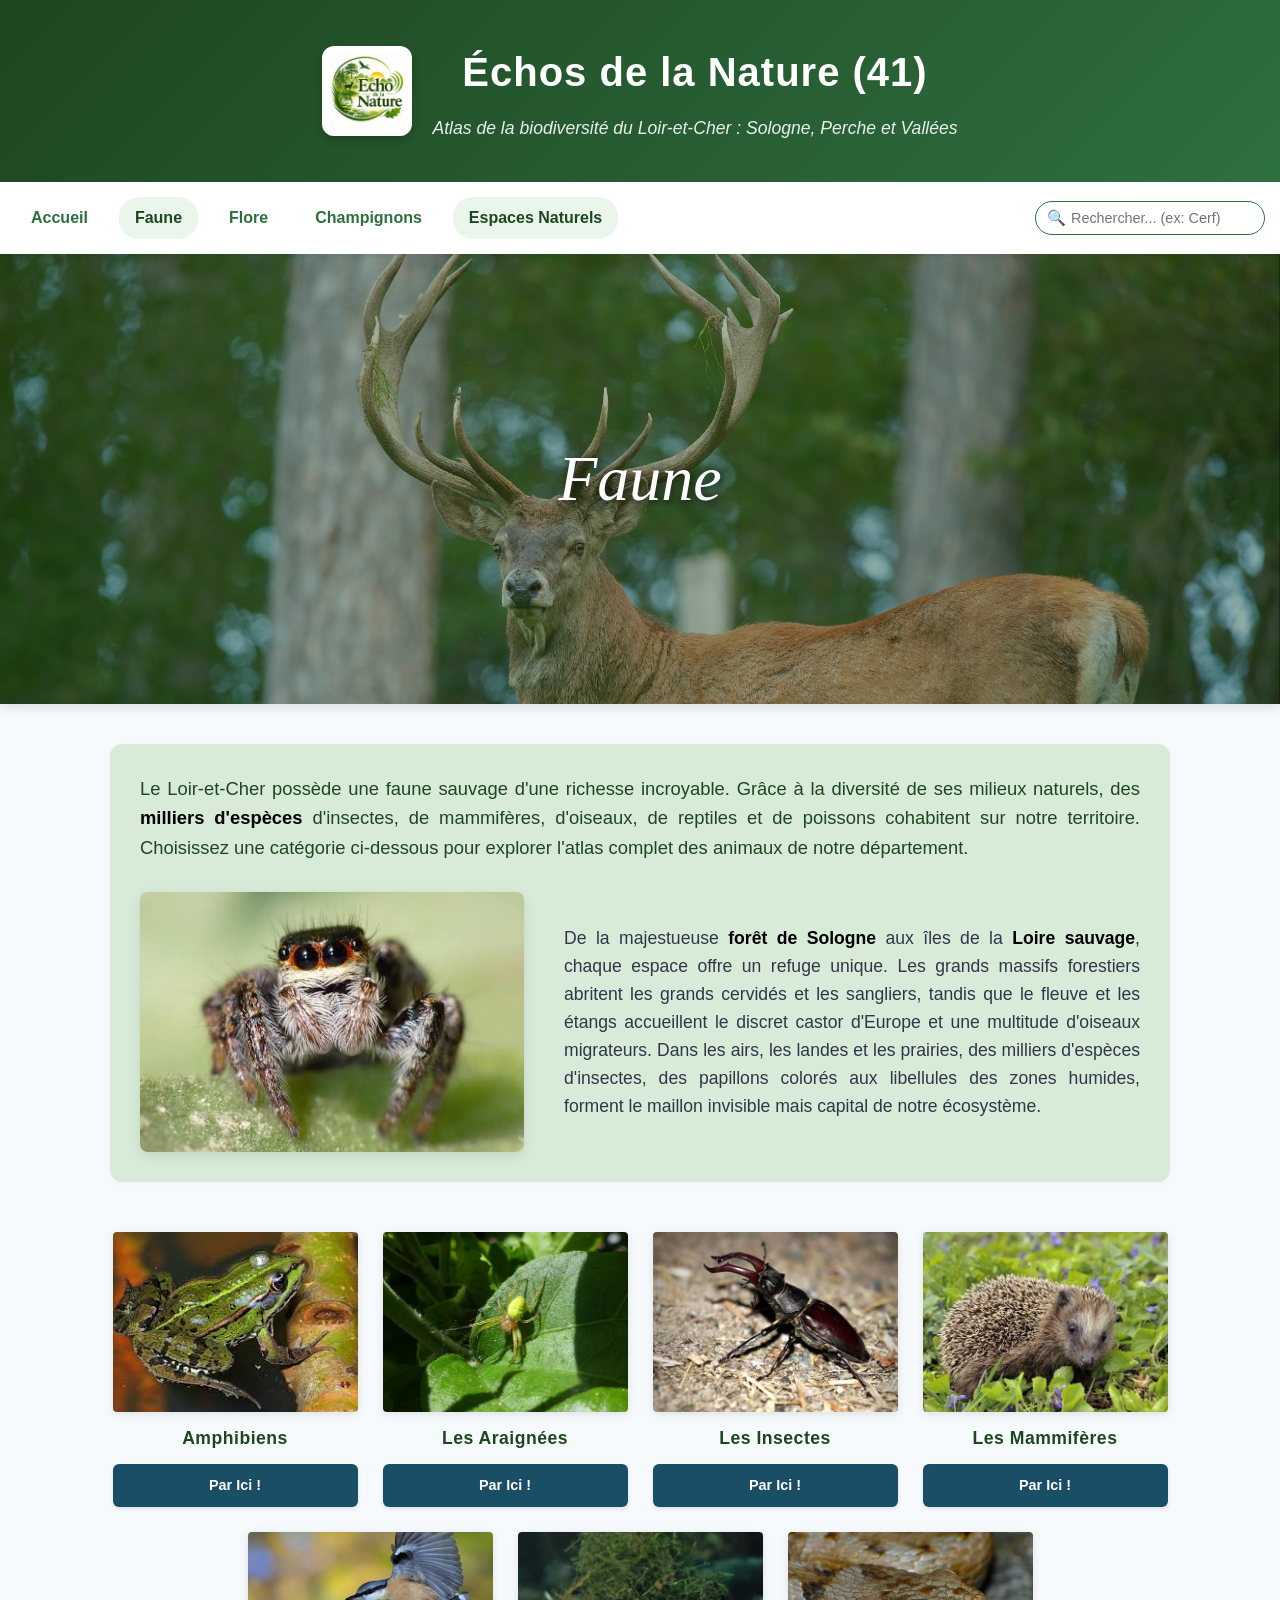
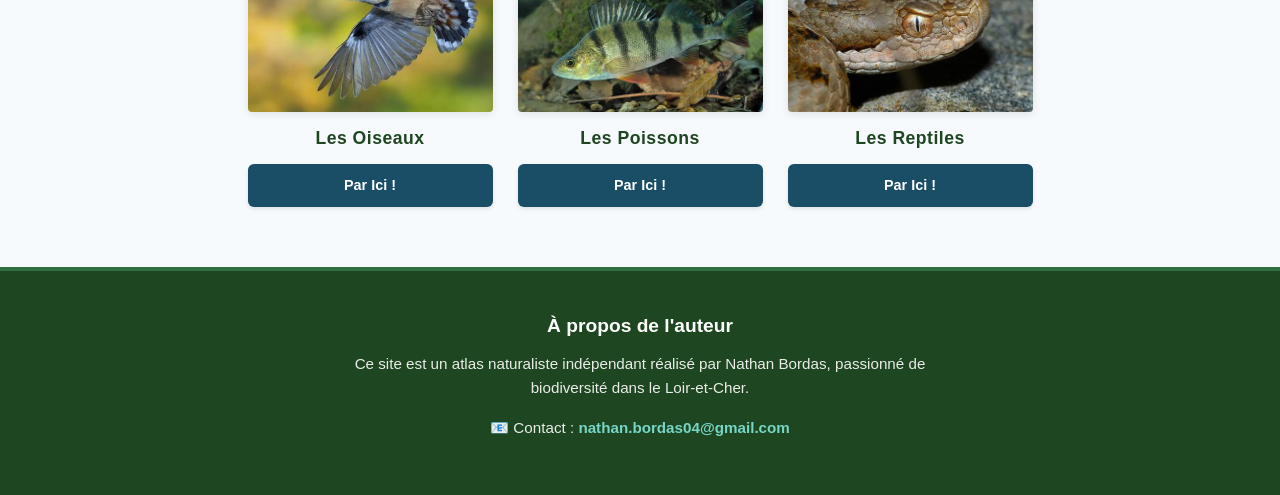
<file: faune.html>
<!DOCTYPE html>
<html lang="fr">
<head>
    <meta charset="UTF-8">
    <meta name="viewport" content="width=device-width, initial-scale=1.0">
    <title>Faune - Échos de la Nature (41)</title>
    <link rel="icon" type="image/png" href="images/logo.png">
    <link rel="stylesheet" href="style.css">
    <style>
        * { box-sizing: border-box; margin: 0; padding: 0; }
        body { font-family: 'Segoe UI', Tahoma, Geneva, Verdana, sans-serif; background-color: #f7fafd; color: #2d3748; line-height: 1.6; }
        
        header { background: linear-gradient(135deg, #1e4620, #2e6f40); color: white; padding: 40px 20px; text-align: center; box-shadow: 0 4px 6px rgba(0,0,0,0.1); }
        header h1 { font-size: 2.5rem; margin-bottom: 10px; font-weight: 700; letter-spacing: 1px; }
        header p { font-size: 1.1rem; opacity: 0.9; font-style: italic; }

        nav { background-color: #ffffff; display: flex; justify-content: center; gap: 15px; padding: 15px; box-shadow: 0 2px 4px rgba(0,0,0,0.05); position: sticky; top: 0; z-index: 1000; }
        nav a { color: #2e6f40; text-decoration: none; font-weight: 600; padding: 8px 16px; border-radius: 20px; transition: all 0.3s ease; }
        nav a:hover, nav a.active { background-color: #eaf5ec; color: #1e4620; }

        /* Style de la bannière faune */
        .faune-banner { width: 100%; height: 450px; position: relative; background-color: #1e4620; overflow: hidden; box-shadow: 0 4px 10px rgba(0,0,0,0.1); }
        .faune-banner img { width: 100%; height: 100%; object-fit: cover; object-position: center 20%; opacity: 0.6; }
        .faune-banner h2 { position: absolute; top: 50%; left: 50%; transform: translate(-50%, -50%); color: white; font-family: 'Georgia', serif; font-size: 4rem; font-style: italic; text-shadow: 2px 2px 10px rgba(0,0,0,0.7); font-weight: normal; }

        main { max-width: 1100px; margin: 40px auto; padding: 0 20px; }

        /* Section de présentation verte */
        .intro-section { background-color: #d8ebd9; border-radius: 12px; padding: 30px; margin-bottom: 40px; box-shadow: 0 4px 15px rgba(0,0,0,0.02); }
        .intro-text-top { font-size: 1.15rem; color: #1e4620; font-weight: 500; text-align: justify; margin-bottom: 30px; }
        .intro-text-top strong { color: #000000; font-weight: bold; }

        /* Bloc avec l'araignée sauteuse */
        .spider-block { display: flex; align-items: center; gap: 40px; }
        .spider-image { flex: 1; height: 260px; border-radius: 8px; overflow: hidden; box-shadow: 0 4px 12px rgba(0,0,0,0.1); }
        .spider-image img { width: 100%; height: 100%; object-fit: cover; }
        .spider-content { flex: 1.5; font-size: 1.1rem; color: #2d3748; text-align: justify; }
        .spider-content strong { color: #000000; font-weight: bold; }

        /* Grille des 7 catégories d'animaux centrée */
        .grid-animals { display: flex; flex-wrap: wrap; justify-content: center; gap: 25px; margin-top: 50px; }
        
        .animal-card { background: transparent; text-align: center; display: flex; flex-direction: column; align-items: center; width: calc(25% - 20px); min-width: 220px; }
        
        .animal-image-wrapper { width: 100%; height: 180px; border-radius: 4px; overflow: hidden; box-shadow: 0 2px 8px rgba(0,0,0,0.1); margin-bottom: 12px; }
        .animal-image-wrapper img { width: 100%; height: 100%; object-fit: cover; }
        
        .animal-card h3 { font-size: 1.1rem; color: #1e4620; font-weight: 600; font-family: 'Segoe UI', sans-serif; margin-bottom: 12px; letter-spacing: 0.5px; }
        
        .btn-par-ici { background-color: #1a4d66; color: white; text-decoration: none; font-weight: bold; font-size: 0.9rem; padding: 10px 0; width: 100%; border-radius: 6px; box-shadow: 0 2px 4px rgba(0,0,0,0.1); transition: background-color 0.2s; text-align: center; }
        .btn-par-ici:hover { background-color: #113444; }

        /* Responsive : 2 colonnes sur tablette, 1 colonne sur mobile */
        @media (max-width: 900px) {
            .grid-animals { grid-template-columns: repeat(2, 1fr); }
            .grid-animals .animal-card:nth-child(5) { grid-column: auto; }
        }
        @media (max-width: 768px) {
            .faune-banner h2 { font-size: 2.8rem; }
            .spider-block { flex-direction: column; }
            .spider-image { width: 100%; height: 200px; }
        }
        @media (max-width: 500px) {
            .grid-animals { grid-template-columns: 1fr; }
        }

        /* Pied de page stylisé */
        footer { background-color: #1e4620; color: #f7fafd; padding: 40px 20px; text-align: center; margin-top: 60px; font-size: 0.95rem; border-top: 4px solid #2e6f40; }
        footer h4 { color: #ffffff; font-size: 1.2rem; margin-bottom: 10px; font-weight: 600; }
        footer p { max-width: 600px; margin: 0 auto 15px auto; opacity: 0.9; }
        footer a { color: #81e6d9; text-decoration: none; font-weight: bold; transition: color 0.2s; }
        footer a:hover { color: #ffffff; text-decoration: underline; }
        footer .copyright { margin-top: 25px; padding-top: 15px; border-top: 1px solid rgba(255,255,255,0.1); font-size: 0.85rem; opacity: 0.7; }
    </style>
</head>
<body>

     <header>
        <div class="header-content">
            <img src="images/logo.png" alt="Logo Échos de la Nature 41" class="site-logo">
            <div>
                <h1>Échos de la Nature (41)</h1>
                <p>Atlas de la biodiversité du Loir-et-Cher : Sologne, Perche et Vallées</p>
            </div>
        </div>
    </header>

    <nav>
        <a href="index.html">Accueil</a>
        <a href="faune.html" class="active">Faune</a>
        <a href="flore.html">Flore</a>
        <a href="champignons.html">Champignons</a>
        <a href="espaces-naturels.html" class="active">Espaces Naturels</a>

       <!-- Barre de recherche connectée automatiquement à script.js ! -->
        <div class="search-container">
            <span class="search-icon">🔍</span>
            <input type="text" id="search-input" placeholder="Rechercher... (ex: Cerf)" autocomplete="off">
            <div id="search-results"></div>
        </div>
    </nav>

    <!-- Grande Bannière -->
    <div class="faune-banner">
        <img src="images/banniere.jpg" alt="Bannière Faune sauvage - Grands Cervidés">
        <h2>Faune</h2>
    </div>

    <main>
        <!-- Section verte globale -->
        <div class="intro-section">
            <p class="intro-text-top">
                Le Loir-et-Cher possède une faune sauvage d'une richesse incroyable. Grâce à la diversité de ses milieux naturels, des <strong>milliers d'espèces</strong> d'insectes, de mammifères, d'oiseaux, de reptiles et de poissons cohabitent sur notre territoire. Choisissez une catégorie ci-dessous pour explorer l'atlas complet des animaux de notre département.
            </p>

            <!-- Bloc Araignée Sauteuse -->
            <div class="spider-block">
                <div class="spider-image">
                    <img src="images/araignee-sauteuse.jpg" alt="Petite araignée sauteuse en Sologne">
                </div>
                <div class="spider-content">
                    <p>De la majestueuse <strong>forêt de Sologne</strong> aux îles de la <strong>Loire sauvage</strong>, chaque espace offre un refuge unique. Les grands massifs forestiers abritent les grands cervidés et les sangliers, tandis que le fleuve et les étangs accueillent le discret castor d'Europe et une multitude d'oiseaux migrateurs. Dans les airs, les landes et les prairies, des milliers d'espèces d'insectes, des papillons colorés aux libellules des zones humides, forment le maillon invisible mais capital de notre écosystème.</p>
                </div>
            </div>
        </div>

        <!-- Grille des 7 catégories d'animaux -->
        <div class="grid-animals">
            
            <!-- 1. Amphibiens -->
            <div class="animal-card">
                <div class="animal-image-wrapper">
                    <img src="images/grenouille.jpg" alt="Amphibiens">
                </div>
                <h3>Amphibiens</h3>
                <a href="#" class="btn-par-ici">Par Ici !</a>
            </div>

            <!-- 2. Les Araignées -->
            <div class="animal-card">
                <div class="animal-image-wrapper">
                    <img src="images/araignees.jpg" alt="Les Araignées">
                </div>
                <h3>Les Araignées</h3>
                <a href="#" class="btn-par-ici">Par Ici !</a>
            </div>

            <!-- 3. Les Insectes -->
            <div class="animal-card">
                <div class="animal-image-wrapper">
                    <img src="images/insecte.jpg" alt="Les Insectes">
                </div>
                <h3>Les Insectes</h3>
                <a href="#" class="btn-par-ici">Par Ici !</a>
            </div>

            <!-- 4. Les Mammifères -->
            <div class="animal-card">
                <div class="animal-image-wrapper">
                    <img src="images/mammifere.jpg" alt="Les Mammifères">
                </div>
                <h3>Les Mammifères</h3>
                <a href="#" class="btn-par-ici">Par Ici !</a>
            </div>

            <!-- 5. Les Oiseaux -->
            <div class="animal-card">
                <div class="animal-image-wrapper">
                    <img src="images/oiseau.jpg" alt="Les Oiseaux">
                </div>
                <h3>Les Oiseaux</h3>
                <a href="#" class="btn-par-ici">Par Ici !</a>
            </div>

            <!-- 6. Les Poissons -->
            <div class="animal-card">
                <div class="animal-image-wrapper">
                    <img src="images/poisson.jpg" alt="Les Poissons">
                </div>
                <h3>Les Poissons</h3>
                <a href="#" class="btn-par-ici">Par Ici !</a>
            </div>

            <!-- 7. Les Reptiles -->
            <div class="animal-card">
                <div class="animal-image-wrapper">
                    <img src="images/reptile.jpg" alt="Les Reptiles">
                </div>
                <h3>Les Reptiles</h3>
                <a href="#" class="btn-par-ici">Par Ici !</a>
            </div>

        </div>
    </main>

    <footer>
        <h4>À propos de l'auteur</h4>
        <p>Ce site est un atlas naturaliste indépendant réalisé par Nathan Bordas, passionné de biodiversité dans le Loir-et-Cher.</p>
        <p>📧 Contact : <a href="mailto:nathan.bordas04@gmail.com">nathan.bordas04@gmail.com</a></p>

    <!-- Moteur de recherche de l'Atlas -->
    <script>
        // Liste des pages et espèces de ton site (tu pourras en ajouter ici au fur et à mesure !)
        const atlasIndex = [
            { title: "Cerf élaphe (Cervus elaphus)", category: "🦌 Mammifères", url: "cerf-elaphe.html", keywords: "cerf biche faon brame sologne mammifere" },
            { title: "Faune du Loir-et-Cher", category: "Rubrique", url: "faune.html", keywords: "animaux faune mammiferes oiseaux insectes amphibiens reptiles poissons araignees" },
            { title: "Flore du Loir-et-Cher", category: "Rubrique", url: "flore.html", keywords: "plantes fleurs arbres bruyere fougeres mousses" },
            { title: "Champignons", category: "Rubrique", url: "champignons.html", keywords: "champignons cepes bolets amanites girolles russules" }
        ];

        const searchInput = document.getElementById('search-input');
        const searchResults = document.getElementById('search-results');

        searchInput.addEventListener('input', function() {
            const query = this.value.toLowerCase().trim();
            searchResults.innerHTML = '';

            if (query.length < 2) {
                searchResults.style.display = 'none';
                return;
            }

            const matches = atlasIndex.filter(item => 
                item.title.toLowerCase().includes(query) || 
                item.keywords.toLowerCase().includes(query)
            );

            if (matches.length > 0) {
                matches.forEach(item => {
                    const link = document.createElement('a');
                    link.href = item.url;
                    link.style.display = 'block';
                    link.style.padding = '12px 15px';
                    link.style.textDecoration = 'none';
                    link.style.color = '#2d3748';
                    link.style.borderBottom = '1px solid #edf2f7';
                    link.innerHTML = `<strong style="color: #1e4620; display: block;">${item.title}</strong><span style="font-size: 0.8rem; color: #718096;">${item.category}</span>`;
                    
                    link.onmouseover = () => link.style.backgroundColor = '#eaf5ec';
                    link.onmouseout = () => link.style.backgroundColor = 'white';
                    
                    searchResults.appendChild(link);
                });
                searchResults.style.display = 'block';
            } else {
                searchResults.innerHTML = '<div style="padding: 12px 15px; color: #718096; font-size: 0.9rem;">Aucune espèce trouvée... 🌿</div>';
                searchResults.style.display = 'block';
            }
        });

        // Fermer les résultats si on clique ailleurs sur la page
        document.addEventListener('click', function(e) {
            if (!searchInput.contains(e.target) && !searchResults.contains(e.target)) {
                searchResults.style.display = 'none';
            }
        });
    </script>
</body>
</html>
</file>
<file: style.css>
* { box-sizing: border-box; margin: 0; padding: 0; }
html { scroll-behavior: smooth; }
body { font-family: 'Segoe UI', Tahoma, Geneva, Verdana, sans-serif; background-color: #f7fafd; color: #2d3748; line-height: 1.6; }

/* En-tête */
header { background: linear-gradient(135deg, #1e4620, #2e6f40); color: white; padding: 40px 20px; text-align: center; box-shadow: 0 4px 6px rgba(0,0,0,0.1); }
header h1 { font-size: 2.5rem; margin-bottom: 10px; font-weight: 700; letter-spacing: 1px; }
header p { font-size: 1.1rem; opacity: 0.9; font-style: italic; }
.header-content { display: flex; align-items: center; justify-content: center; gap: 20px; flex-wrap: wrap; }
.site-logo { height: 90px; width: auto; border-radius: 12px; object-fit: contain; border: 2px solid #ffffff; box-shadow: 0 4px 10px rgba(0,0,0,0.2); background-color: white; padding: 5px; }

/* Menu et Barre de recherche */
nav { background-color: #ffffff; display: flex; justify-content: center; align-items: center; gap: 15px; padding: 15px 30px; box-shadow: 0 2px 4px rgba(0,0,0,0.05); position: sticky; top: 0; z-index: 1000; flex-wrap: wrap; }
.nav-links { display: flex; gap: 15px; align-items: center; flex-wrap: wrap; }
nav a { color: #2e6f40; text-decoration: none; font-weight: 600; padding: 8px 16px; border-radius: 20px; transition: all 0.3s ease; }
nav a:hover, nav a.active { background-color: #eaf5ec; color: #1e4620; }

.search-container { position: relative; margin-left: auto; display: flex; align-items: center; }
.search-container input { padding: 8px 15px 8px 35px; border-radius: 20px; border: 1px solid #2e6f40; outline: none; width: 230px; font-size: 0.9rem; transition: all 0.3s; }
.search-container input:focus { width: 260px; box-shadow: 0 0 0 3px rgba(46, 111, 64, 0.15); }
.search-icon { position: absolute; left: 12px; color: #2e6f40; font-size: 0.95rem; pointer-events: none; }

#search-results { display: none; position: absolute; top: 44px; right: 0; width: 290px; background: white; border: 1px solid #cbd5e0; border-radius: 10px; box-shadow: 0 6px 20px rgba(0,0,0,0.15); z-index: 2000; overflow: hidden; text-align: left; }
.search-item { display: block; padding: 12px 15px; text-decoration: none; color: #2d3748; border-bottom: 1px solid #edf2f7; transition: background 0.2s; }
.search-item:last-child { border-bottom: none; }
.search-item:hover { background-color: #eaf5ec; }
.search-item strong { color: #1e4620; display: block; font-size: 0.95rem; }
.search-item span { font-size: 0.8rem; color: #718096; }

/* Pied de page forcé en blanc */
footer { background-color: #1e4620; color: #ffffff !important; padding: 40px 20px; text-align: center; margin-top: 60px; font-size: 0.95rem; border-top: 4px solid #2e6f40; }
footer h4 { color: #ffffff !important; font-size: 1.2rem; margin-bottom: 10px; font-weight: 600; }
footer p, footer div { color: #ffffff !important; max-width: 600px; margin: 0 auto 15px auto; opacity: 0.95; }
footer a { color: #81e6d9 !important; text-decoration: none; font-weight: bold; transition: color 0.2s; }
footer a:hover { color: #ffffff !important; text-decoration: underline; }
footer .copyright { margin-top: 25px; padding-top: 15px; border-top: 1px solid rgba(255,255,255,0.2); font-size: 0.85rem; opacity: 0.8; }

@media (max-width: 768px) {
    .search-container { margin-left: 0; width: 100%; justify-content: center; margin-top: 10px; }
    .search-container input { width: 100%; max-width: 300px; }
    #search-results { right: auto; left: 50%; transform: translateX(-50%); }
}
</file>
